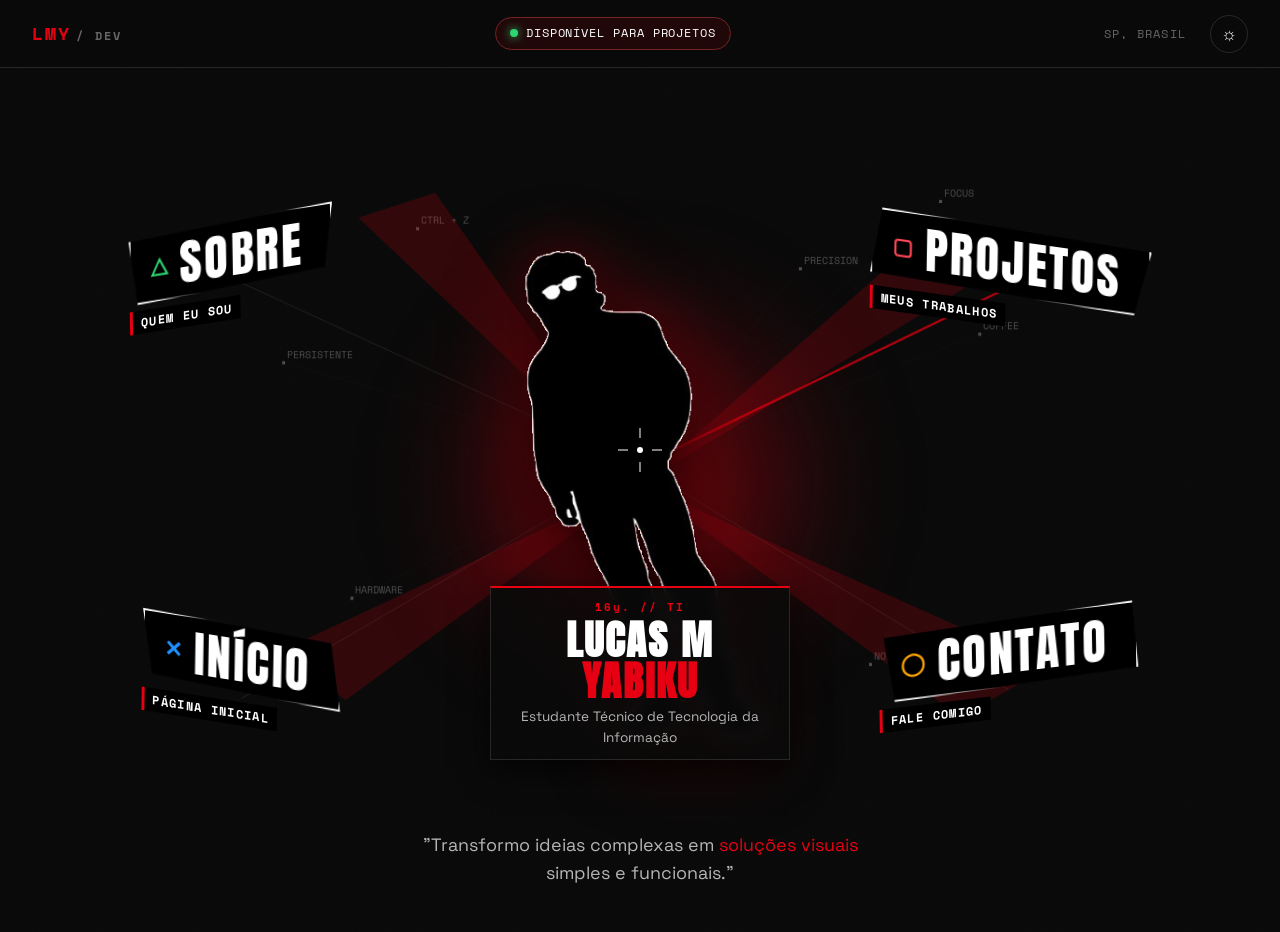
<file: index.html>
<!DOCTYPE html>
<html lang="pt-BR" data-theme="dark">
<head>
    <meta charset="UTF-8">
    <meta name="viewport" content="width=device-width, initial-scale=1.0">
    <title>Lucas M Yabiku | Portfólio & TI</title>
    <meta name="description" content="Portfólio de Lucas M Yabiku - Estudante Técnico de TI no Instituto Educacional Raphael Di Santo. Foco em programação, sistemas e soluções visuais.">

    <!-- Google Fonts: Anton (Persona 5 Titles), Bebas Neue, Space Grotesk (Textos), Space Mono (Etiquetas) e Arsenal -->
    <link rel="preconnect" href="https://fonts.googleapis.com">
    <link rel="preconnect" href="https://fonts.gstatic.com" crossorigin>
    <link href="https://fonts.googleapis.com/css2?family=Anton&family=Bebas+Neue&family=Space+Grotesk:wght@400;500;600;700&family=Space+Mono:ital,wght@0,400;0,700;1,400&family=Arsenal:ital,wght@0,400;0,700;1,400;1,700&display=swap" rel="stylesheet">

    <!-- Folha de estilo única -->
    <link rel="stylesheet" href="style.css">
</head>
<body>

    <!-- Filtro SVG para granulação analógica (Film Grain Texture) -->
    <svg class="global-svg-filters" aria-hidden="true">
        <filter id="film-grain">
            <feTurbulence type="fractalNoise" baseFrequency="0.8" numOctaves="3" stitchTiles="stitch" result="noise" />
            <feColorMatrix type="matrix" values="1 0 0 0 0  0 1 0 0 0  0 0 1 0 0  0 0 0 0.15 0" />
        </filter>
    </svg>

    <!-- Overlay de Textura de Grão e Halftone -->
    <div class="grain-overlay" aria-hidden="true"></div>

    <!-- Faixa vermelha diagonal de transição de tela -->
    <div class="p5-wipe-transition" id="pageWipe" aria-hidden="true">
        <div class="wipe-band"></div>
        <div class="wipe-text">LUCAS M YABIKU</div>
    </div>

    <!-- Cursor personalizado: Mira tracejada -->
    <div class="p5-cursor" id="customCursor" aria-hidden="true">
        <div class="reticle-core"></div>
        <div class="reticle-lines">
            <span class="line-t"></span>
            <span class="line-b"></span>
            <span class="line-l"></span>
            <span class="line-r"></span>
        </div>
        <div class="reticle-text" id="cursorLabel">FOCO</div>
    </div>

    <!-- ==========================================================================
         CABEÇALHO FIXO
         ========================================================================== -->
    <header class="site-header" id="header">
        <div class="header-inner">
            <a href="index.html" class="brand-monogram" data-nav-page="index.html">
                <span class="brand-accent">LMY</span>
                <span class="brand-sub">/ DEV</span>
            </a>

            <div class="status-indicator" title="Status de disponibilidade">
                <span class="status-dot"></span>
                <span class="status-text">DISPONÍVEL PARA PROJETOS</span>
            </div>

            <div class="header-meta">
                <span class="meta-location">SP, BRASIL</span>
                <button type="button" class="theme-toggle" id="themeToggle" aria-label="Alternar modo claro e escuro">
                    <span class="theme-icon theme-sun" aria-hidden="true">☼</span>
                    <span class="theme-icon theme-moon" aria-hidden="true">☽</span>
                </button>
            </div>
        </div>
    </header>

    <!-- ==========================================================================
         CONTEÚDO PRINCIPAL
         ========================================================================== -->
    <main id="content">

        <!-- ======================================================================
             1. SEÇÃO INÍCIO: MENU RADIAL PERSONA 5 + SEUNGHYUK INTERACTION
             ====================================================================== -->
        <section class="section-hero active" id="inicio" data-section-name="INÍCIO">
            <!-- Canvas interativo com as linhas finas e palavras de personalidade flutuantes -->
            <canvas id="p5LinesCanvas" class="hero-lines-canvas"></canvas>

            <div class="hero-stage">
                <!-- Estilhaços pontiagudos de fundo (SVG Polygons) -->
                <svg class="p5-shards-svg" viewBox="0 0 1000 1000" preserveAspectRatio="none" aria-hidden="true">
                    <polygon id="shard-sobre" class="p5-shard" points="500,500 280,180 340,150" />
                    <polygon id="shard-projetos" class="p5-shard" points="500,500 780,240 730,190" />
                    <polygon id="shard-contato" class="p5-shard" points="500,500 820,720 750,780" />
                    <polygon id="shard-inicio" class="p5-shard" points="500,500 220,700 270,760" />
                </svg>

                <!-- Brilho vermelho de combate atrás do personagem -->
                <div class="hero-character-glow" aria-hidden="true"></div>

                <!-- Silhueta Central ("O Personagem") -->
                <div class="hero-character-wrap" id="heroCharacter">
                    <img src="assets/images/hero-silhouette.png" 
                         alt="Silhueta de Lucas M Yabiku" 
                         class="character-silhouette" 
                         id="characterImg">
                    
                    <!-- Placa de Identificação do Personagem -->
                    <div class="character-nameplate">
                        <span class="nameplate-code">16y. // TI</span>
                        <h1 class="character-fullname">
                            LUCAS M <span class="text-red">YABIKU</span>
                        </h1>
                        <p class="character-role">Estudante Técnico de Tecnologia da Informação</p>
                    </div>
                </div>

                <!-- MENU RADIAL ESTILO EDITORIAL ANGULAR -->
                <nav class="p5-radial-menu" aria-label="Menu de Navegação Principal">
                    
                    <!-- ITEM: SOBRE (TOP-LEFT / TRIANGLE) -->
                    <a href="sobre.html" class="p5-menu-item item-sobre" data-nav-page="sobre.html" data-shard="shard-sobre" id="menuItemSobre">
                        <div class="item-banner">
                            <span class="btn-symbol triangle">△</span>
                            <span class="item-title">SOBRE</span>
                        </div>
                        <span class="item-subtitle">Quem eu sou</span>
                    </a>

                    <!-- ITEM: PROJETOS (TOP-RIGHT / SQUARE) -->
                    <a href="projetos.html" class="p5-menu-item item-projetos" data-nav-page="projetos.html" data-shard="shard-projetos" id="menuItemProjetos">
                        <div class="item-banner">
                            <span class="btn-symbol square">▢</span>
                            <span class="item-title">PROJETOS</span>
                        </div>
                        <span class="item-subtitle">Meus trabalhos</span>
                    </a>

                    <!-- ITEM: CONTATO (BOTTOM-RIGHT / CIRCLE) -->
                    <a href="contato.html" class="p5-menu-item item-contato" data-nav-page="contato.html" data-shard="shard-contato" id="menuItemContato">
                        <div class="item-banner">
                            <span class="btn-symbol circle">◯</span>
                            <span class="item-title">CONTATO</span>
                        </div>
                        <span class="item-subtitle">Fale comigo</span>
                    </a>

                    <!-- ITEM: INÍCIO (BOTTOM-LEFT / CROSS) -->
                    <a href="index.html" class="p5-menu-item item-inicio" data-nav-page="index.html" data-shard="shard-inicio" id="menuItemInicio">
                        <div class="item-banner">
                            <span class="btn-symbol cross">✕</span>
                            <span class="item-title">INÍCIO</span>
                        </div>
                        <span class="item-subtitle">Página Inicial</span>
                    </a>

                </nav>

                <!-- Frase de Apresentação Estilizada -->
                <div class="hero-punchline">
                    <p>"Transformo ideias complexas em <span class="text-red">soluções visuais</span> simples e funcionais."</p>
                </div>
            </div>
        </section>

    </main>

    <!-- Script único -->
    <script src="script.js"></script>
</body>
</html>
</file>
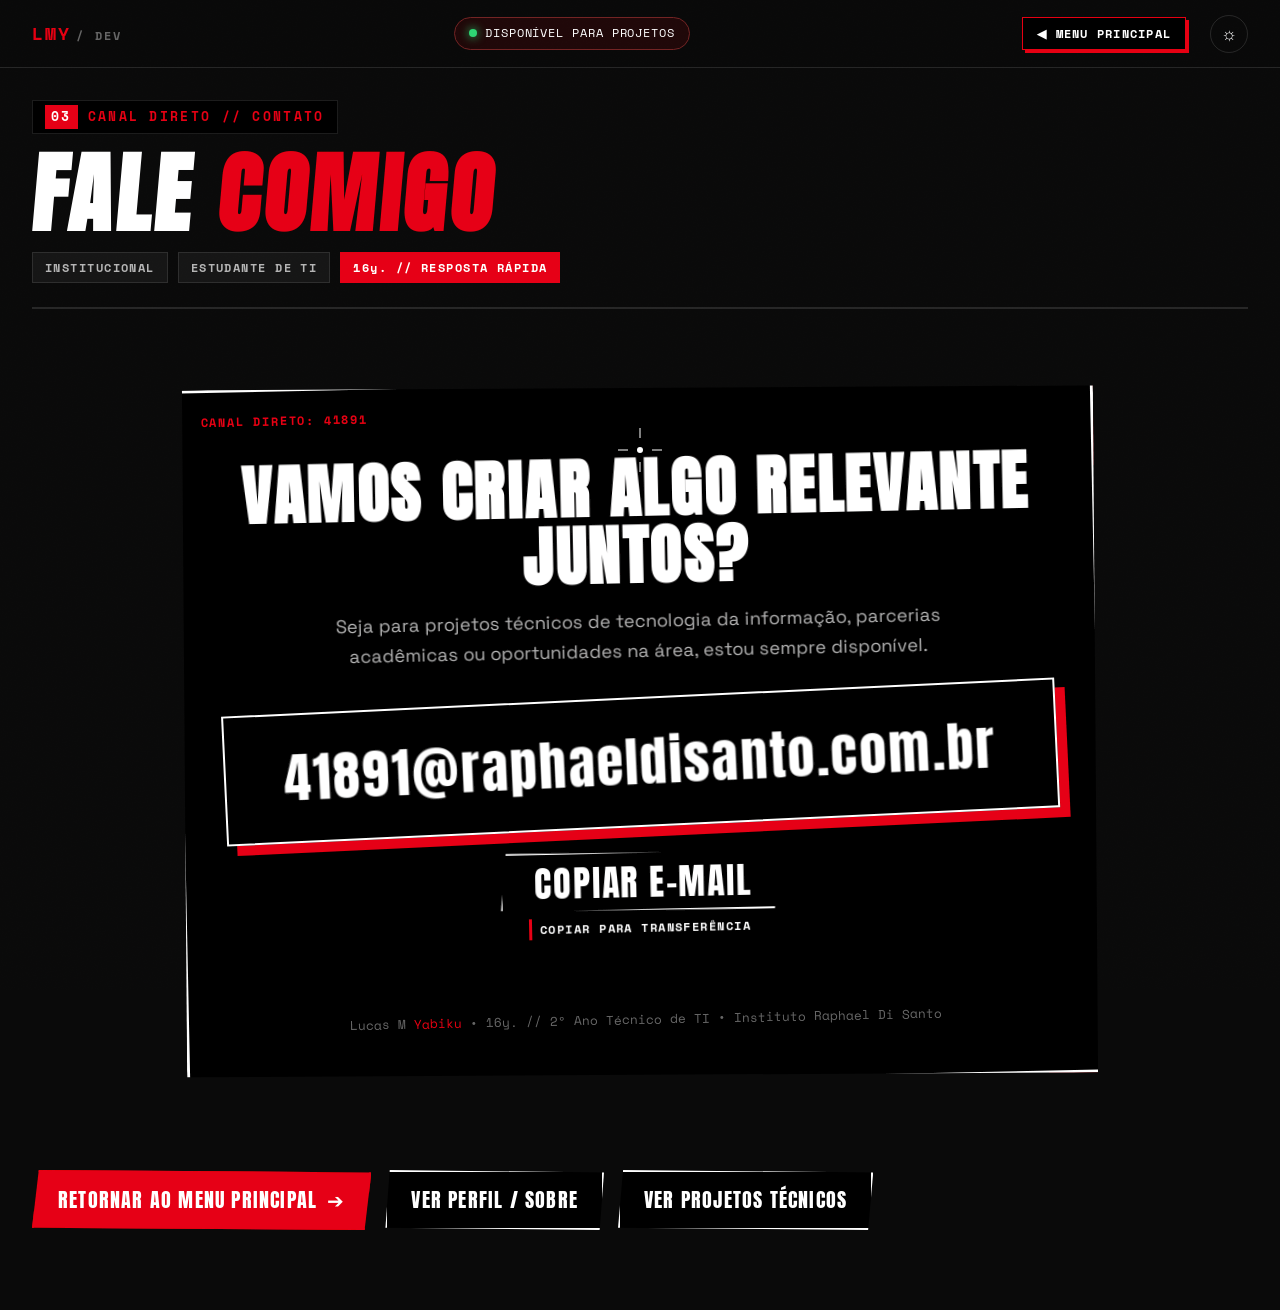
<file: contato.html>
<!DOCTYPE html>
<html lang="pt-BR" data-theme="dark">
<head>
    <meta charset="UTF-8">
    <meta name="viewport" content="width=device-width, initial-scale=1.0">
    <title>Lucas M Yabiku | CONTATO // Comunicação Direta</title>
    <meta name="description" content="Canal de comunicação direta com Lucas M Yabiku - Estudante Técnico de TI no Instituto Raphael Di Santo.">

    <!-- Google Fonts: Anton (P5 Titles), Bebas Neue, Space Grotesk, Space Mono e Arsenal -->
    <link rel="preconnect" href="https://fonts.googleapis.com">
    <link rel="preconnect" href="https://fonts.gstatic.com" crossorigin>
    <link href="https://fonts.googleapis.com/css2?family=Anton&family=Bebas+Neue&family=Space+Grotesk:wght@400;500;600;700&family=Space+Mono:ital,wght@0,400;0,700;1,400&family=Arsenal:ital,wght@0,400;0,700;1,400;1,700&display=swap" rel="stylesheet">

    <!-- Folha de estilo única do portfólio -->
    <link rel="stylesheet" href="style.css">
</head>
<body class="page-subpage">

    <!-- Filtro SVG para textura de filme analógico e Refração Líquida -->
    <svg class="global-svg-filters" aria-hidden="true">
        <filter id="film-grain">
            <feTurbulence type="fractalNoise" baseFrequency="0.8" numOctaves="3" stitchTiles="stitch" result="noise" />
            <feColorMatrix type="matrix" values="1 0 0 0 0  0 1 0 0 0  0 0 1 0 0  0 0 0 0.15 0" />
        </filter>
        <!-- Filtro de Refração e Ondulação Líquida em Tela Cheia (inspirado no Nothin') -->
        <filter id="contact-liquid-filter" x="-20%" y="-20%" width="140%" height="140%">
            <feTurbulence id="liquidTurbulence" type="fractalNoise" baseFrequency="0.016 0.024" numOctaves="2" result="waterNoise" seed="4" />
            <feDisplacementMap id="liquidDisplacement" in="SourceGraphic" in2="waterNoise" scale="0" xChannelSelector="R" yChannelSelector="G" />
        </filter>
    </svg>

    <!-- Canvas de Ondulações Líquidas em Tela Cheia (100vw x 100vh) -->
    <canvas id="contactRainCanvas" class="contact-rain-canvas" aria-hidden="true"></canvas>

    <!-- Overlay de Textura de Grão e Halftone -->
    <div class="grain-overlay" aria-hidden="true"></div>

    <!-- Faixa vermelha diagonal de transição de tela -->
    <div class="p5-wipe-transition" id="pageWipe" aria-hidden="true">
        <div class="wipe-band"></div>
        <div class="wipe-text">LUCAS M YABIKU</div>
    </div>

    <!-- Cursor de mira personalizada -->
    <div class="p5-cursor" id="customCursor" aria-hidden="true">
        <div class="reticle-core"></div>
        <div class="reticle-lines">
            <span class="line-t"></span>
            <span class="line-b"></span>
            <span class="line-l"></span>
            <span class="line-r"></span>
        </div>
        <div class="reticle-text" id="cursorLabel">FOCO</div>
    </div>

    <!-- CABEÇALHO FIXO -->
    <header class="site-header" id="header">
        <div class="header-inner">
            <a href="index.html" class="brand-monogram" data-nav-page="index.html">
                <span class="brand-accent">LMY</span>
                <span class="brand-sub">/ DEV</span>
            </a>

            <div class="status-indicator" title="Status de disponibilidade">
                <span class="status-dot"></span>
                <span class="status-text">DISPONÍVEL PARA PROJETOS</span>
            </div>

            <div class="header-meta">
                <a href="index.html" class="nav-back-link" data-nav-page="index.html">◀ MENU PRINCIPAL</a>
                <button type="button" class="theme-toggle" id="themeToggle" aria-label="Alternar modo claro e escuro">
                    <span class="theme-icon theme-sun" aria-hidden="true">☼</span>
                    <span class="theme-icon theme-moon" aria-hidden="true">☽</span>
                </button>
            </div>
        </div>
    </header>

    <!-- CONTEÚDO DA PÁGINA: CONTATO (com Refração Líquida em Tela Cheia) -->
    <main class="subpage-main">
        <div class="subpage-container liquid-fullscreen-target" id="contactLiquidContent">

            <!-- Banner do Título em Ângulo -->
            <div class="p5-page-title-banner">
                <div class="title-meta-tag">
                    <span class="tag-number">03</span>
                    <span class="tag-label">CANAL DIRETO // CONTATO</span>
                </div>
                <h1 class="p5-page-title">
                    FALE <span class="text-red">COMIGO</span>
                </h1>
                <div class="p5-badge-strip">
                    <span class="badge-item">INSTITUCIONAL</span>
                    <span class="badge-item">ESTUDANTE DE TI</span>
                    <span class="badge-item highlight">16y. // RESPOSTA RÁPIDA</span>
                </div>
            </div>

            <!-- Palco Central do Cartão de Contato -->
            <div class="p5-calling-card-stage">
                
                <div class="calling-card-box" id="callingCardBox">
                    <!-- Brilho vermelho ambiente responsivo à perturbação líquida -->
                    <div class="card-liquid-ambient" id="cardLiquidAmbient" aria-hidden="true"></div>

                    <div class="card-corner-tag">CANAL DIRETO: 41891</div>
                    <h2 class="card-prompt-headline">VAMOS CRIAR ALGO RELEVANTE JUNTOS?</h2>
                    
                    <p class="card-prompt-sub">
                        Seja para projetos técnicos de tecnologia da informação, parcerias acadêmicas ou oportunidades na área, estou sempre disponível.
                    </p>

                    <!-- E-mail Centralizado com Visual Persona 5 e Distorção Líquida -->
                    <div class="email-display-wrap" id="emailDisplayWrap">
                        <a href="mailto:41891@raphaeldisanto.com.br" class="huge-email-link" id="emailLink" title="Enviar e-mail para Lucas">
                            41891@raphaeldisanto.com.br
                        </a>
                    </div>

                    <!-- Botão de Cópia sem círculo, sem brilho difuso, estilo Persona 5 -->
                    <div class="contact-actions">
                        <button type="button" class="copy-email-btn" id="copyEmailBtn" aria-label="Copiar endereço de e-mail">
                            <span class="copy-banner">
                                <span class="copy-label">COPIAR E-MAIL</span>
                            </span>
                            <span class="copy-subtitle">Copiar para transferência</span>
                        </button>
                        <span class="copy-feedback" id="copyFeedback" aria-live="polite"></span>
                    </div>

                    <div class="calling-card-footer">
                        <span>Lucas M <span class="text-red">Yabiku</span></span>
                        <span>•</span>
                        <span>16y. // 2º Ano Técnico de TI</span>
                        <span>•</span>
                        <span>Instituto Raphael Di Santo</span>
                    </div>
                </div>

            </div>

            <!-- Botões de Navegação Inferiores -->
            <div class="p5-page-actions" style="margin-top: 3.5rem;">
                <a href="index.html" class="p5-cta-btn primary" data-nav-page="index.html">
                    <span class="btn-text">RETORNAR AO MENU PRINCIPAL</span>
                    <span class="btn-arrow">➔</span>
                </a>
                <a href="sobre.html" class="p5-cta-btn" data-nav-page="sobre.html">
                    <span class="btn-text">VER PERFIL / SOBRE</span>
                </a>
                <a href="projetos.html" class="p5-cta-btn" data-nav-page="projetos.html">
                    <span class="btn-text">VER PROJETOS TÉCNICOS</span>
                </a>
            </div>

        </div>
    </main>

    <!-- Script único -->
    <script src="script.js"></script>
</body>
</html>
</file>
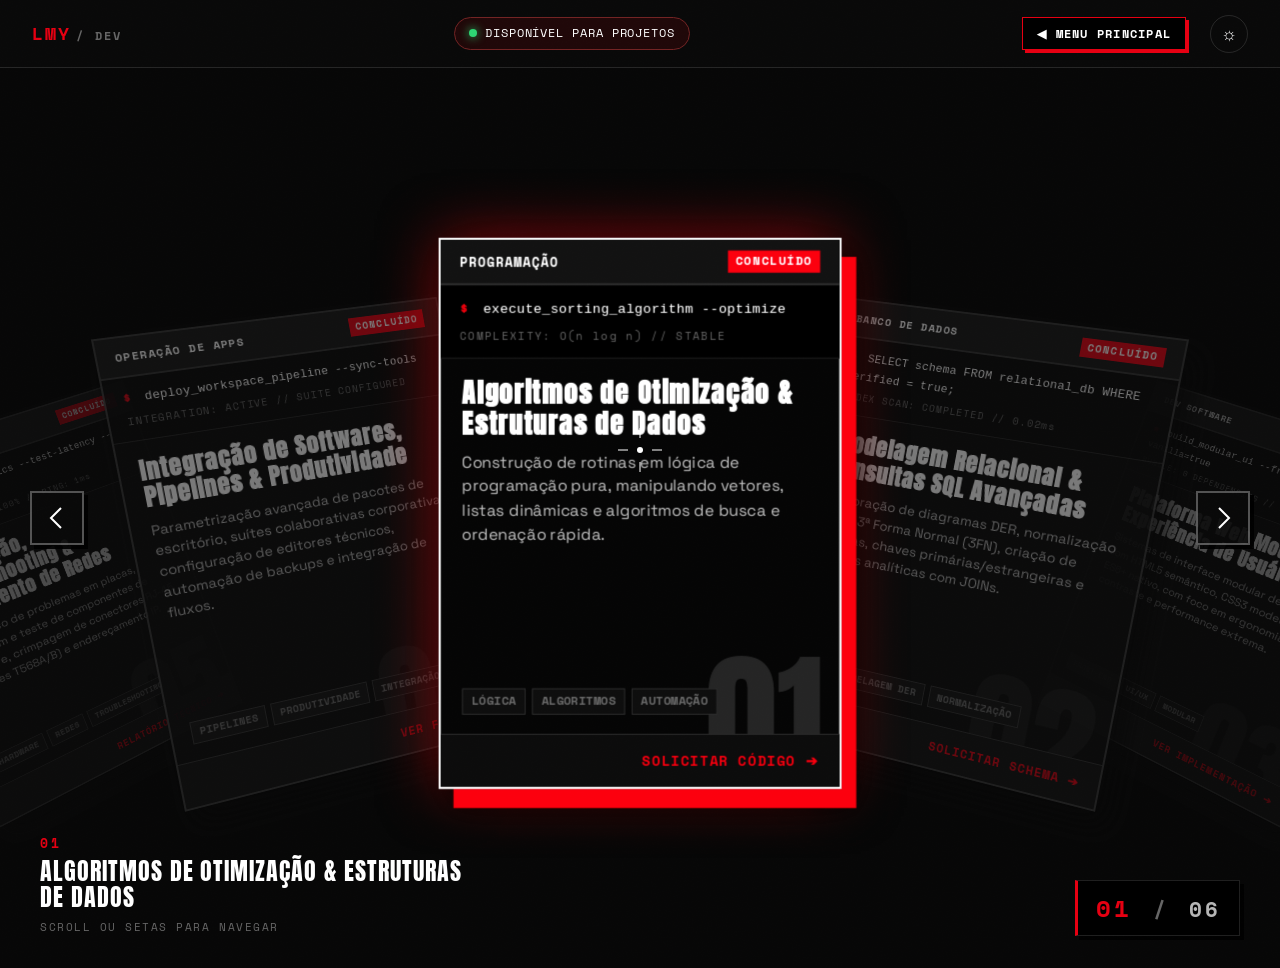
<file: projetos.html>
<!DOCTYPE html>
<html lang="pt-BR" data-theme="dark">
<head>
    <meta charset="UTF-8">
    <meta name="viewport" content="width=device-width, initial-scale=1.0">
    <title>Lucas M Yabiku | PROJETOS // Trabalhos Práticos</title>
    <meta name="description" content="Projetos desenvolvidos por Lucas M Yabiku para as disciplinas de Tecnologia da Informação do Instituto Raphael Di Santo.">

    <!-- Google Fonts: Anton (P5 Titles), Bebas Neue, Space Grotesk, Space Mono e Arsenal -->
    <link rel="preconnect" href="https://fonts.googleapis.com">
    <link rel="preconnect" href="https://fonts.gstatic.com" crossorigin>
    <link href="https://fonts.googleapis.com/css2?family=Anton&family=Bebas+Neue&family=Space+Grotesk:wght@400;500;600;700&family=Space+Mono:ital,wght@0,400;0,700;1,400&family=Arsenal:ital,wght@0,400;0,700;1,400;1,700&display=swap" rel="stylesheet">

    <!-- Folha de estilo única do portfólio -->
    <link rel="stylesheet" href="style.css">
</head>
<body class="page-subpage page-projetos">

    <!-- Filtro SVG para textura de filme analógico -->
    <svg class="global-svg-filters" aria-hidden="true">
        <filter id="film-grain">
            <feTurbulence type="fractalNoise" baseFrequency="0.8" numOctaves="3" stitchTiles="stitch" result="noise" />
            <feColorMatrix type="matrix" values="1 0 0 0 0  0 1 0 0 0  0 0 1 0 0  0 0 0 0.15 0" />
        </filter>
    </svg>

    <!-- Overlay de Textura de Grão e Halftone -->
    <div class="grain-overlay" aria-hidden="true"></div>

    <!-- Faixa vermelha diagonal de transição de tela -->
    <div class="p5-wipe-transition" id="pageWipe" aria-hidden="true">
        <div class="wipe-band"></div>
        <div class="wipe-text">LUCAS M YABIKU</div>
    </div>

    <!-- Cursor de mira personalizada -->
    <div class="p5-cursor" id="customCursor" aria-hidden="true">
        <div class="reticle-core"></div>
        <div class="reticle-lines">
            <span class="line-t"></span>
            <span class="line-b"></span>
            <span class="line-l"></span>
            <span class="line-r"></span>
        </div>
        <div class="reticle-text" id="cursorLabel">FOCO</div>
    </div>

    <!-- CABEÇALHO FIXO -->
    <header class="site-header" id="header">
        <div class="header-inner">
            <a href="index.html" class="brand-monogram" data-nav-page="index.html">
                <span class="brand-accent">LMY</span>
                <span class="brand-sub">/ DEV</span>
            </a>

            <div class="status-indicator" title="Status de disponibilidade">
                <span class="status-dot"></span>
                <span class="status-text">DISPONÍVEL PARA PROJETOS</span>
            </div>

            <div class="header-meta">
                <a href="index.html" class="nav-back-link" data-nav-page="index.html">◀ MENU PRINCIPAL</a>
                <button type="button" class="theme-toggle" id="themeToggle" aria-label="Alternar modo claro e escuro">
                    <span class="theme-icon theme-sun" aria-hidden="true">☼</span>
                    <span class="theme-icon theme-moon" aria-hidden="true">☽</span>
                </button>
            </div>
        </div>
    </header>

    <!-- CONTEÚDO DA PÁGINA: PROJETOS (RODA CIRCULAR DE CARTAS 3D) -->
    <main class="subpage-main card-wheel-main">

        <div class="card-wheel-stage">

            <!-- Rotor 3D que gira com as cartas -->
            <div class="card-wheel-rotor" id="cardWheelRotor">

                <!-- PROJETO 01: PROGRAMAÇÃO -->
                <article class="wheel-card" data-card-index="0">
                    <div class="card-face">
                        <span class="card-number">01</span>
                        <div class="card-category-strip">
                            <span class="strip-category">PROGRAMAÇÃO</span>
                            <span class="strip-status">CONCLUÍDO</span>
                        </div>
                        <div class="card-terminal">
                            <div class="terminal-mock">
                                <span class="terminal-prompt">$</span> <code>execute_sorting_algorithm --optimize</code>
                                <div class="terminal-sub">COMPLEXITY: O(n log n) // STABLE</div>
                            </div>
                        </div>
                        <div class="card-body">
                            <h2 class="card-title">Algoritmos de Otimização &amp; Estruturas de Dados</h2>
                            <p class="card-desc">Construção de rotinas em lógica de programação pura, manipulando vetores, listas dinâmicas e algoritmos de busca e ordenação rápida.</p>
                            <div class="card-tags">
                                <span class="mini-tag">LÓGICA</span>
                                <span class="mini-tag">ALGORITMOS</span>
                                <span class="mini-tag">AUTOMAÇÃO</span>
                            </div>
                        </div>
                        <div class="card-action">
                            <a href="contato.html" class="card-link" data-nav-page="contato.html">SOLICITAR CÓDIGO ➔</a>
                        </div>
                    </div>
                </article>

                <!-- PROJETO 02: BANCO DE DADOS -->
                <article class="wheel-card" data-card-index="1">
                    <div class="card-face">
                        <span class="card-number">02</span>
                        <div class="card-category-strip">
                            <span class="strip-category">BANCO DE DADOS</span>
                            <span class="strip-status">CONCLUÍDO</span>
                        </div>
                        <div class="card-terminal">
                            <div class="terminal-mock">
                                <span class="terminal-prompt">&gt;</span> <code>SELECT schema FROM relational_db WHERE verified = true;</code>
                                <div class="terminal-sub">INDEX SCAN: COMPLETED // 0.02ms</div>
                            </div>
                        </div>
                        <div class="card-body">
                            <h2 class="card-title">Modelagem Relacional &amp; Consultas SQL Avançadas</h2>
                            <p class="card-desc">Elaboração de diagramas DER, normalização até a 3ª Forma Normal (3FN), criação de tabelas, chaves primárias/estrangeiras e queries analíticas com JOINs.</p>
                            <div class="card-tags">
                                <span class="mini-tag">SQL</span>
                                <span class="mini-tag">MODELAGEM DER</span>
                                <span class="mini-tag">NORMALIZAÇÃO</span>
                            </div>
                        </div>
                        <div class="card-action">
                            <a href="contato.html" class="card-link" data-nav-page="contato.html">SOLICITAR SCHEMA ➔</a>
                        </div>
                    </div>
                </article>

                <!-- PROJETO 03: DEV SOFTWARE -->
                <article class="wheel-card" data-card-index="2">
                    <div class="card-face">
                        <span class="card-number">03</span>
                        <div class="card-category-strip">
                            <span class="strip-category">DEV SOFTWARE</span>
                            <span class="strip-status">CONCLUÍDO</span>
                        </div>
                        <div class="card-terminal">
                            <div class="terminal-mock">
                                <span class="terminal-prompt">#</span> <code>build_modular_ui --framework=none --vanilla=true</code>
                                <div class="terminal-sub">BUNDLE: 0 DEPENDENCIES // 100% LIGHTHOUSE</div>
                            </div>
                        </div>
                        <div class="card-body">
                            <h2 class="card-title">Plataforma Web Modular &amp; Experiência de Usuário</h2>
                            <p class="card-desc">Sistemas de interface modular desenvolvidos com HTML5 semântico, CSS3 moderno e JS ES6+ nativo, com foco em ergonomia, contraste e performance extrema.</p>
                            <div class="card-tags">
                                <span class="mini-tag">FRONT-END</span>
                                <span class="mini-tag">UI/UX</span>
                                <span class="mini-tag">MODULAR</span>
                            </div>
                        </div>
                        <div class="card-action">
                            <a href="contato.html" class="card-link" data-nav-page="contato.html">VER IMPLEMENTAÇÃO ➔</a>
                        </div>
                    </div>
                </article>

                <!-- PROJETO 04: SISTEMAS OPERACIONAIS -->
                <article class="wheel-card" data-card-index="3">
                    <div class="card-face">
                        <span class="card-number">04</span>
                        <div class="card-category-strip">
                            <span class="strip-category">SISTEMAS OPERACIONAIS</span>
                            <span class="strip-status">CONCLUÍDO</span>
                        </div>
                        <div class="card-terminal">
                            <div class="terminal-mock">
                                <span class="terminal-prompt">$</span> <code>systemctl status core_services --all</code>
                                <div class="terminal-sub">KERNEL: OPTIMIZED // PERMISSIONS: SECURE</div>
                            </div>
                        </div>
                        <div class="card-body">
                            <h2 class="card-title">Configuração de Ambientes, Kernel &amp; Shell Script</h2>
                            <p class="card-desc">Particionamento de disco, gestão de processos e memória, configuração de variáveis de ambiente, automações em batch/bash e virtualização de sistemas operacionais.</p>
                            <div class="card-tags">
                                <span class="mini-tag">LINUX / WINDOWS</span>
                                <span class="mini-tag">BASH SCRIPT</span>
                                <span class="mini-tag">VIRTUALIZAÇÃO</span>
                            </div>
                        </div>
                        <div class="card-action">
                            <a href="contato.html" class="card-link" data-nav-page="contato.html">VER SCRIPTS ➔</a>
                        </div>
                    </div>
                </article>

                <!-- PROJETO 05: SUPORTE TÉCNICO -->
                <article class="wheel-card" data-card-index="4">
                    <div class="card-face">
                        <span class="card-number">05</span>
                        <div class="card-category-strip">
                            <span class="strip-category">SUPORTE TÉCNICO</span>
                            <span class="strip-status">CONCLUÍDO</span>
                        </div>
                        <div class="card-terminal">
                            <div class="terminal-mock">
                                <span class="terminal-prompt">&gt;</span> <code>network_diagnostics --test-latency --gateway=ok</code>
                                <div class="terminal-sub">HARDWARE HEALTH: 100% // PING: 1ms</div>
                            </div>
                        </div>
                        <div class="card-body">
                            <h2 class="card-title">Manutenção, Troubleshooting &amp; Cabeamento de Redes</h2>
                            <p class="card-desc">Diagnóstico de problemas em placas, montagem e teste de componentes de hardware, crimpagem de conectores RJ-45 (Padrões T568A/B) e endereçamento IP.</p>
                            <div class="card-tags">
                                <span class="mini-tag">HARDWARE</span>
                                <span class="mini-tag">REDES</span>
                                <span class="mini-tag">TROUBLESHOOTING</span>
                            </div>
                        </div>
                        <div class="card-action">
                            <a href="contato.html" class="card-link" data-nav-page="contato.html">RELATÓRIO TÉCNICO ➔</a>
                        </div>
                    </div>
                </article>

                <!-- PROJETO 06: OPERAÇÃO DE APPS -->
                <article class="wheel-card" data-card-index="5">
                    <div class="card-face">
                        <span class="card-number">06</span>
                        <div class="card-category-strip">
                            <span class="strip-category">OPERAÇÃO DE APPS</span>
                            <span class="strip-status">CONCLUÍDO</span>
                        </div>
                        <div class="card-terminal">
                            <div class="terminal-mock">
                                <span class="terminal-prompt">$</span> <code>deploy_workspace_pipeline --sync-tools</code>
                                <div class="terminal-sub">INTEGRATION: ACTIVE // SUITE CONFIGURED</div>
                            </div>
                        </div>
                        <div class="card-body">
                            <h2 class="card-title">Integração de Softwares, Pipelines &amp; Produtividade</h2>
                            <p class="card-desc">Parametrização avançada de pacotes de escritório, suítes colaborativas corporativas, configuração de editores técnicos, automação de backups e integração de fluxos.</p>
                            <div class="card-tags">
                                <span class="mini-tag">PIPELINES</span>
                                <span class="mini-tag">PRODUTIVIDADE</span>
                                <span class="mini-tag">INTEGRAÇÃO</span>
                            </div>
                        </div>
                        <div class="card-action">
                            <a href="contato.html" class="card-link" data-nav-page="contato.html">VER FLUXOS ➔</a>
                        </div>
                    </div>
                </article>

            </div><!-- /.card-wheel-rotor -->

            <!-- Painel de informações do card ativo -->
            <div class="wheel-info-panel" id="wheelInfoPanel">
                <span class="info-panel-number" id="infoPanelNumber">01</span>
                <span class="info-panel-title" id="infoPanelTitle">Algoritmos de Otimização &amp; Estruturas de Dados</span>
                <span class="info-panel-hint">SCROLL OU SETAS PARA NAVEGAR</span>
            </div>

            <!-- Setas de navegação -->
            <button type="button" class="wheel-nav-prev" id="wheelNavPrev" aria-label="Projeto anterior">
                <svg width="28" height="28" viewBox="0 0 28 28" fill="none" stroke="currentColor" stroke-width="2">
                    <polyline points="18,4 8,14 18,24"></polyline>
                </svg>
            </button>
            <button type="button" class="wheel-nav-next" id="wheelNavNext" aria-label="Próximo projeto">
                <svg width="28" height="28" viewBox="0 0 28 28" fill="none" stroke="currentColor" stroke-width="2">
                    <polyline points="10,4 20,14 10,24"></polyline>
                </svg>
            </button>

            <!-- Contador de posição -->
            <div class="wheel-counter" id="wheelCounter">
                <span class="counter-current">01</span>
                <span class="counter-sep">/</span>
                <span class="counter-total">06</span>
            </div>

        </div><!-- /.card-wheel-stage -->

    </main>

    <!-- Script único -->
    <script src="script.js"></script>
</body>
</html>
</file>
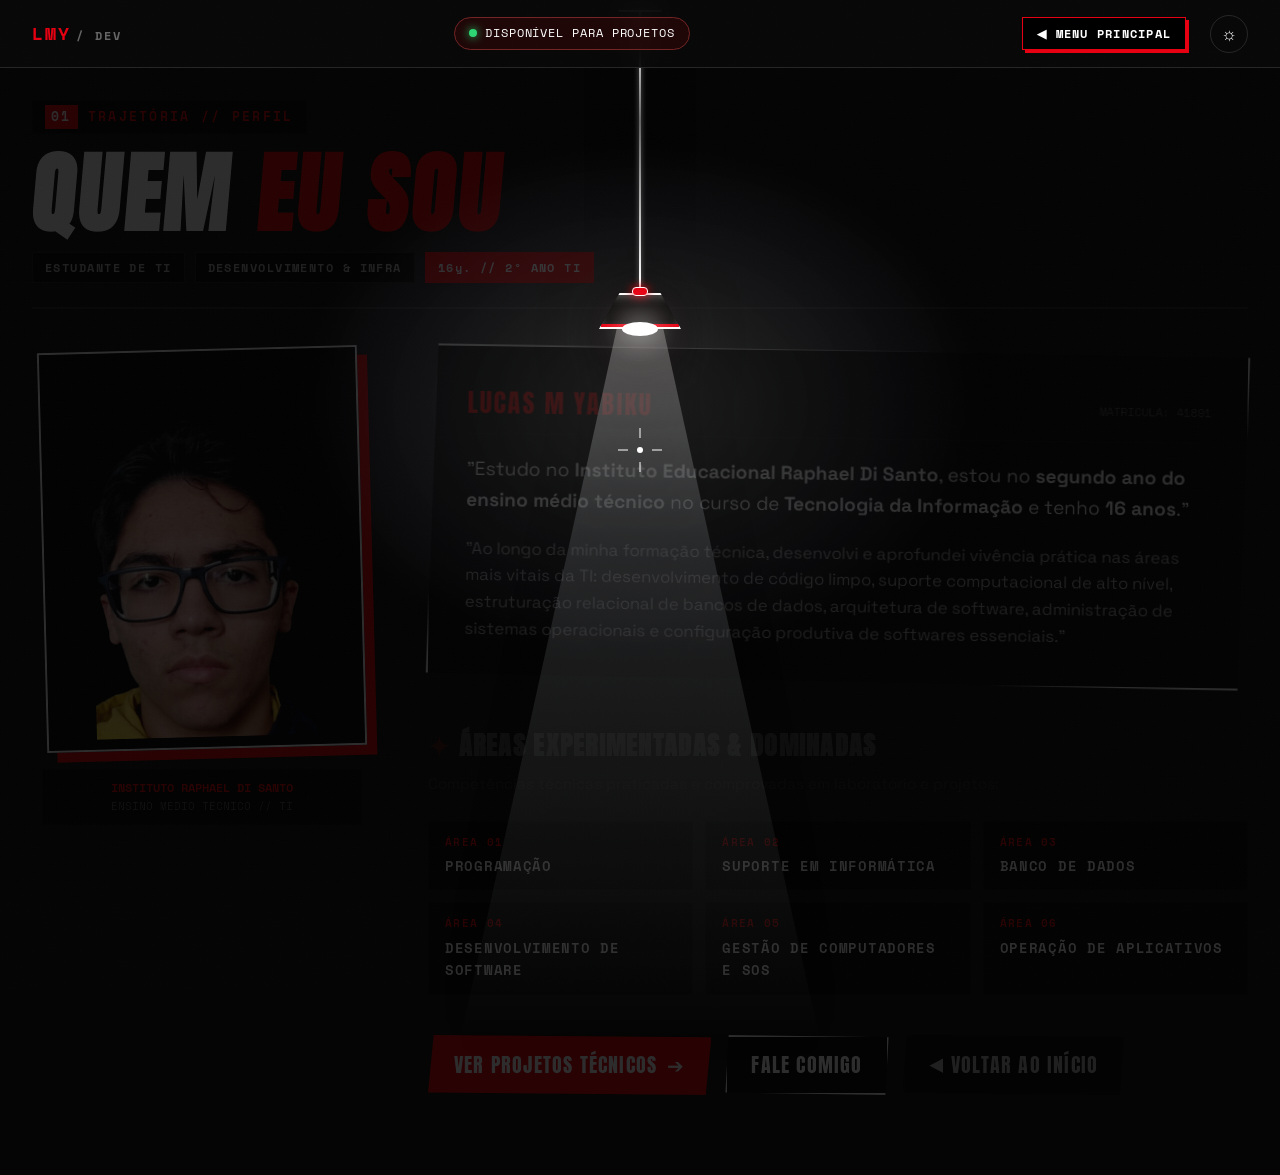
<file: sobre.html>
<!DOCTYPE html>
<html lang="pt-BR" data-theme="dark">
<head>
    <meta charset="UTF-8">
    <meta name="viewport" content="width=device-width, initial-scale=1.0">
    <title>Lucas M Yabiku | SOBRE // Trajetória & Perfil</title>
    <meta name="description" content="Perfil técnico e trajetória de Lucas M Yabiku - Estudante Técnico de TI no Instituto Educacional Raphael Di Santo.">

    <!-- Google Fonts: Anton (P5 Titles), Bebas Neue, Space Grotesk, Space Mono e Arsenal -->
    <link rel="preconnect" href="https://fonts.googleapis.com">
    <link rel="preconnect" href="https://fonts.gstatic.com" crossorigin>
    <link href="https://fonts.googleapis.com/css2?family=Anton&family=Bebas+Neue&family=Space+Grotesk:wght@400;500;600;700&family=Space+Mono:ital,wght@0,400;0,700;1,400&family=Arsenal:ital,wght@0,400;0,700;1,400;1,700&display=swap" rel="stylesheet">

    <!-- Folha de estilo única do portfólio -->
    <link rel="stylesheet" href="style.css">
</head>
<body class="page-subpage page-sobre">

    <!-- Filtro SVG para textura de filme analógico -->
    <svg class="global-svg-filters" aria-hidden="true">
        <filter id="film-grain">
            <feTurbulence type="fractalNoise" baseFrequency="0.8" numOctaves="3" stitchTiles="stitch" result="noise" />
            <feColorMatrix type="matrix" values="1 0 0 0 0  0 1 0 0 0  0 0 1 0 0  0 0 0 0.15 0" />
        </filter>
    </svg>

    <!-- Overlay de Textura de Grão e Halftone -->
    <div class="grain-overlay" aria-hidden="true"></div>

    <!-- Faixa vermelha diagonal de transição de tela -->
    <div class="p5-wipe-transition" id="pageWipe" aria-hidden="true">
        <div class="wipe-band"></div>
        <div class="wipe-text">LUCAS M YABIKU</div>
    </div>

    <!-- Cursor de mira personalizada -->
    <div class="p5-cursor" id="customCursor" aria-hidden="true">
        <div class="reticle-core"></div>
        <div class="reticle-lines">
            <span class="line-t"></span>
            <span class="line-b"></span>
            <span class="line-l"></span>
            <span class="line-r"></span>
        </div>
        <div class="reticle-text" id="cursorLabel">FOCO</div>
    </div>

    <!-- CABEÇALHO FIXO -->
    <header class="site-header" id="header">
        <div class="header-inner">
            <a href="index.html" class="brand-monogram" data-nav-page="index.html">
                <span class="brand-accent">LMY</span>
                <span class="brand-sub">/ DEV</span>
            </a>

            <div class="status-indicator" title="Status de disponibilidade">
                <span class="status-dot"></span>
                <span class="status-text">DISPONÍVEL PARA PROJETOS</span>
            </div>

            <div class="header-meta">
                <a href="index.html" class="nav-back-link" data-nav-page="index.html">◀ MENU PRINCIPAL</a>
                <button type="button" class="theme-toggle" id="themeToggle" aria-label="Alternar modo claro e escuro">
                    <span class="theme-icon theme-sun" aria-hidden="true">☼</span>
                    <span class="theme-icon theme-moon" aria-hidden="true">☽</span>
                </button>
            </div>
        </div>
    </header>

    <!-- CONTEÚDO DA PÁGINA: STATUS / SOBRE -->
    <main class="subpage-main" id="sobreMain">

        <!-- SISTEMA DE ILUMINAÇÃO SPOTLIGHT CINEMATOGRÁFICO -->
        <!-- Luminária suspensa (renderizada NA FRENTE do conteúdo, z-index próprio) -->
        <div class="spotlight-lamp-fixture" id="spotlightLamp" aria-hidden="true">
            <div class="lamp-mount"></div>
            <div class="lamp-wire"></div>
            <div class="lamp-head" id="spotlightLampHead">
                <div class="lamp-pivot-ring"></div>
                <div class="lamp-hood"></div>
                <div class="lamp-lens"></div>
                <div class="lamp-volumetric-beam"></div>
            </div>
        </div>
        <!-- Campo de penumbra suave (renderizado ATRÁS do conteúdo) -->
        <div class="spotlight-stage" id="spotlightStage" aria-hidden="true">
            <div class="spotlight-light-field" id="spotlightLightField"></div>
        </div>

        <div class="subpage-container">

            <!-- Banner do Título em Ângulo -->
            <div class="p5-page-title-banner" data-spotlight-target tabindex="0">
                <div class="title-meta-tag">
                    <span class="tag-number">01</span>
                    <span class="tag-label">TRAJETÓRIA // PERFIL</span>
                </div>
                <h1 class="p5-page-title">
                    QUEM <span class="text-red">EU SOU</span>
                </h1>
                <div class="p5-badge-strip">
                    <span class="badge-item">ESTUDANTE DE TI</span>
                    <span class="badge-item">DESENVOLVIMENTO & INFRA</span>
                    <span class="badge-item highlight">16y. // 2º ANO TI</span>
                </div>
            </div>

            <!-- Grid do Perfil Técnico -->
            <div class="p5-status-grid">
                
                <!-- Coluna Esquerda: Retrato -->
                <div class="status-col-profile">
                    <div class="p5-portrait-card" data-spotlight-target tabindex="0">
                        <div class="p5-portrait-frame">
                            <img src="assets/images/lucas-portrait.png" alt="Retrato de Lucas M Yabiku" class="p5-portrait-img">
                        </div>
                        <div class="p5-portrait-tag">
                            <span class="tag-title">INSTITUTO RAPHAEL DI SANTO</span>
                            <span class="tag-sub">ENSINO MÉDIO TÉCNICO // TI</span>
                        </div>
                    </div>
                </div>

                <!-- Coluna Direita: Biografia e Habilidades -->
                <div class="status-col-bio">
                    
                    <!-- Caixa de Diálogo Estilizada -->
                    <div class="p5-dialog-box" data-spotlight-target tabindex="0">
                        <div class="dialog-header">
                            <span class="dialog-speaker">LUCAS M YABIKU</span>
                            <span class="dialog-code">MATRÍCULA: 41891</span>
                        </div>
                        <p class="dialog-text">
                            "Estudo no <strong>Instituto Educacional Raphael Di Santo</strong>, estou no <strong>segundo ano do ensino médio técnico</strong> no curso de <strong>Tecnologia da Informação</strong> e tenho <strong>16 anos</strong>."
                        </p>
                        <p class="dialog-text secondary-text">
                            "Ao longo da minha formação técnica, desenvolvi e aprofundei vivência prática nas áreas mais vitais da TI: desenvolvimento de código limpo, suporte computacional de alto nível, estruturação relacional de bancos de dados, arquitetura de software, administração de sistemas operacionais e configuração produtiva de softwares essenciais."
                        </p>
                    </div>

                    <!-- Bloco de Disciplinas -->
                    <div class="p5-skills-section">
                        <h3 class="skills-section-title">
                            <span class="text-red">✦</span> ÁREAS EXPERIMENTADAS & DOMINADAS
                        </h3>
                        <p class="skills-section-desc">
                            Competências técnicas praticadas e comprovadas em laboratório e projetos:
                        </p>

                        <div class="p5-equipped-chips">
                            <div class="p5-chip-card" data-spotlight-target tabindex="0">
                                <span class="chip-slot">ÁREA 01</span>
                                <span class="chip-name">PROGRAMAÇÃO</span>
                            </div>
                            <div class="p5-chip-card" data-spotlight-target tabindex="0">
                                <span class="chip-slot">ÁREA 02</span>
                                <span class="chip-name">SUPORTE EM INFORMÁTICA</span>
                            </div>
                            <div class="p5-chip-card" data-spotlight-target tabindex="0">
                                <span class="chip-slot">ÁREA 03</span>
                                <span class="chip-name">BANCO DE DADOS</span>
                            </div>
                            <div class="p5-chip-card" data-spotlight-target tabindex="0">
                                <span class="chip-slot">ÁREA 04</span>
                                <span class="chip-name">DESENVOLVIMENTO DE SOFTWARE</span>
                            </div>
                            <div class="p5-chip-card" data-spotlight-target tabindex="0">
                                <span class="chip-slot">ÁREA 05</span>
                                <span class="chip-name">GESTÃO DE COMPUTADORES E SOS</span>
                            </div>
                            <div class="p5-chip-card" data-spotlight-target tabindex="0">
                                <span class="chip-slot">ÁREA 06</span>
                                <span class="chip-name">OPERAÇÃO DE APLICATIVOS</span>
                            </div>
                        </div>
                    </div>

                    <!-- Botões de Ação Persona 5 -->
                    <div class="p5-page-actions">
                        <a href="projetos.html" class="p5-cta-btn primary" data-nav-page="projetos.html" data-spotlight-target>
                            <span class="btn-text">VER PROJETOS TÉCNICOS</span>
                            <span class="btn-arrow">➔</span>
                        </a>
                        <a href="contato.html" class="p5-cta-btn" data-nav-page="contato.html" data-spotlight-target>
                            <span class="btn-text">FALE COMIGO</span>
                        </a>
                        <a href="index.html" class="p5-cta-btn return-btn" data-nav-page="index.html" data-spotlight-target>
                            <span class="btn-text">◀ VOLTAR AO INÍCIO</span>
                        </a>
                    </div>

                </div>

            </div>

        </div>
    </main>

    <!-- Script único -->
    <script src="script.js"></script>
</body>
</html>
</file>
<file: style.css>
/* ==========================================================================
   PORTFÓLIO - LUCAS M YABIKU
   FUSÃO: PERSONA 5 (BATTLE MENU & HUD) + SEUNGHYUK.COM (EDITORIAL & SPOTLIGHT)
   Cores: Preto (#0a0a0a), Branco (#ffffff), Vermelho (#E60012 / #d92323)
   ========================================================================== */

/* 1. VARIÁVEIS DE DESIGN & PALETA OFICIAL */
:root {
    --color-bg: #0a0a0a;
    --color-surface: #121212;
    --color-surface-hover: #1c1c1c;
    --color-surface-translucent: rgba(10, 10, 10, 0.88);
    
    --color-red: #E60012;
    --color-red-rgb: 230, 0, 18;
    --color-red-dark: #732424;
    --color-red-glow: rgba(230, 0, 18, 0.55);
    
    --color-text: #ffffff;
    --color-text-secondary: #b5b5b5;
    --color-text-muted: #666666;
    
    --color-border: rgba(255, 255, 255, 0.12);
    --color-border-red: rgba(230, 0, 18, 0.45);

    --font-p5: 'Anton', 'Bebas Neue', Impact, sans-serif;
    --font-heading: 'Bebas Neue', 'Anton', sans-serif;
    --font-body: 'Space Grotesk', 'Arsenal', sans-serif;
    --font-mono: 'Space Mono', monospace;

    --header-height: 68px;
    --footer-height: 0px;
    --container-max: 1380px;

    --ease-out: cubic-bezier(0.16, 1, 0.3, 1);
    --ease-p5: cubic-bezier(0.2, 0.9, 0.3, 1.3);
}

/* Modo Claro (Alternado via botão ASSIST / S) */
[data-theme="light"] {
    --color-bg: #eceae5;
    --color-surface: #ffffff;
    --color-surface-hover: #e0ded9;
    --color-surface-translucent: rgba(240, 238, 233, 0.9);

    --color-text: #0a0a0a;
    --color-text-secondary: #4a4a4a;
    --color-text-muted: #777777;

    --color-border: rgba(0, 0, 0, 0.15);
    --color-border-red: rgba(230, 0, 18, 0.5);
    --color-red-glow: rgba(230, 0, 18, 0.3);
}

/* 2. RESET E BASE */
*, *::before, *::after {
    box-sizing: border-box;
    margin: 0;
    padding: 0;
}

html {
    font-size: 16px;
    scroll-behavior: smooth;
    background-color: var(--color-bg);
    color: var(--color-text);
    -webkit-font-smoothing: antialiased;
}

body {
    font-family: var(--font-body);
    font-size: 1.05rem;
    line-height: 1.6;
    background-color: var(--color-bg);
    color: var(--color-text);
    overflow-x: hidden;
    min-height: 100vh;
    transition: background-color 0.35s ease, color 0.35s ease;
    position: relative;
    cursor: none; /* Oculta cursor nativo para usar a mira customizada */
}

/* Permitir cursor nativo em telas sensíveis ao toque */
@media (pointer: coarse) {
    body {
        cursor: auto;
    }
}

a {
    color: inherit;
    text-decoration: none;
}

button {
    font-family: inherit;
    border: none;
    background: transparent;
    color: inherit;
    cursor: pointer;
}

.text-red {
    color: var(--color-red) !important;
}

.global-svg-filters {
    position: absolute;
    width: 0;
    height: 0;
    pointer-events: none;
    opacity: 0;
}

/* 3. TEXTURA DE FILM GRAIN & HALFTONE */
.grain-overlay {
    position: fixed;
    top: 0;
    left: 0;
    width: 100vw;
    height: 100vh;
    pointer-events: none;
    z-index: 999;
    opacity: 0.06;
    filter: url(#film-grain);
    mix-blend-mode: overlay;
}

[data-theme="light"] .grain-overlay {
    opacity: 0.08;
    mix-blend-mode: multiply;
}

/* 4. CURSOR CUSTOMIZADO: MIRA TRACEJADA (SEUNGHYUK + P5 RETICLE) */
.p5-cursor {
    position: fixed;
    top: 0;
    left: 0;
    width: 44px;
    height: 44px;
    pointer-events: none;
    z-index: 10000;
    transform: translate(-50%, -50%);
    display: flex;
    align-items: center;
    justify-content: center;
    transition: width 0.2s ease, height 0.2s ease, color 0.2s ease;
}

.reticle-core {
    width: 6px;
    height: 6px;
    background-color: #ffffff;
    border-radius: 50%;
    transition: background-color 0.2s, transform 0.2s;
}

.reticle-lines {
    position: absolute;
    width: 100%;
    height: 100%;
}

.reticle-lines span {
    position: absolute;
    background-color: #ffffff;
    transition: background-color 0.2s, transform 0.2s;
}

.line-t { top: 0; left: 50%; width: 1px; height: 10px; transform: translateX(-50%); }
.line-b { bottom: 0; left: 50%; width: 1px; height: 10px; transform: translateX(-50%); }
.line-l { left: 0; top: 50%; width: 10px; height: 1px; transform: translateY(-50%); }
.line-r { right: 0; top: 50%; width: 10px; height: 1px; transform: translateY(-50%); }

.reticle-text {
    position: absolute;
    bottom: -18px;
    font-family: var(--font-mono);
    font-size: 0.6rem;
    letter-spacing: 0.15em;
    color: #ffffff;
    opacity: 0;
    transform: translateY(-4px);
    transition: opacity 0.2s, transform 0.2s, color 0.2s;
}

/* Mira travada em elemento clicável */
body.hover-target .reticle-core {
    background-color: var(--color-red);
    transform: scale(1.6);
    box-shadow: 0 0 12px var(--color-red);
}

body.hover-target .reticle-lines span {
    background-color: var(--color-red);
}

body.hover-target .line-t { transform: translateX(-50%) translateY(-3px); }
body.hover-target .line-b { transform: translateX(-50%) translateY(3px); }
body.hover-target .line-l { transform: translateY(-50%) translateX(-3px); }
body.hover-target .line-r { transform: translateY(-50%) translateX(3px); }

body.hover-target .reticle-text {
    opacity: 1;
    transform: translateY(0);
    color: var(--color-red);
}

@media (pointer: coarse) {
    .p5-cursor {
        display: none !important;
    }
}

/* 5. TRANSIÇÃO DE TELA DIAGONAL (PERSONA 5 WIPE) */
.p5-wipe-transition {
    position: fixed;
    top: 0;
    left: -20%;
    width: 140%;
    height: 100vh;
    z-index: 9999;
    pointer-events: none;
    display: flex;
    align-items: center;
    justify-content: center;
    transform: skewX(-20deg) translateX(-110%);
    will-change: transform;
}

.wipe-band {
    position: absolute;
    top: 0;
    left: 0;
    width: 100%;
    height: 100%;
    background-color: var(--color-red);
    box-shadow: 0 0 60px rgba(0, 0, 0, 0.85);
}

.wipe-text {
    position: relative;
    z-index: 2;
    font-family: var(--font-p5);
    font-size: clamp(2.5rem, 6vw, 6rem);
    color: #ffffff;
    letter-spacing: 0.1em;
    text-shadow: 3px 3px 0 #000000;
}

.p5-wipe-transition.animating {
    animation: p5WipeSlash 0.75s var(--ease-p5) forwards;
}

@keyframes p5WipeSlash {
    0% { transform: skewX(-20deg) translateX(-110%); }
    50% { transform: skewX(-20deg) translateX(0%); }
    100% { transform: skewX(-20deg) translateX(110%); }
}

/* 6. CABEÇALHO FIXO */
.site-header {
    position: fixed;
    top: 0;
    left: 0;
    width: 100%;
    height: var(--header-height);
    z-index: 100;
    background-color: var(--color-surface-translucent);
    backdrop-filter: blur(12px);
    -webkit-backdrop-filter: blur(12px);
    border-bottom: 1px solid var(--color-border);
}

.header-inner {
    max-width: var(--container-max);
    height: 100%;
    margin: 0 auto;
    padding: 0 2rem;
    display: flex;
    align-items: center;
    justify-content: space-between;
}

.brand-monogram {
    display: flex;
    align-items: baseline;
    gap: 5px;
    font-family: var(--font-mono);
    font-weight: 700;
    letter-spacing: 0.12em;
    font-size: 1.1rem;
}

.brand-accent {
    color: var(--color-red);
    font-weight: 900;
}

.brand-sub {
    font-size: 0.72rem;
    color: var(--color-text-muted);
}

.status-indicator {
    display: flex;
    align-items: center;
    gap: 8px;
    padding: 6px 14px;
    background-color: rgba(230, 0, 18, 0.1);
    border: 1px solid var(--color-red-dark);
    border-radius: 999px;
    font-family: var(--font-mono);
    font-size: 0.72rem;
    letter-spacing: 0.08em;
}

.status-dot {
    width: 8px;
    height: 8px;
    border-radius: 50%;
    background-color: #2ed573;
    box-shadow: 0 0 10px #2ed573;
    animation: p5Pulse 2s infinite ease-in-out;
}

@keyframes p5Pulse {
    0%, 100% { transform: scale(1); opacity: 1; }
    50% { transform: scale(1.35); opacity: 0.6; }
}

.header-meta {
    display: flex;
    align-items: center;
    gap: 1.5rem;
}

.meta-location {
    font-family: var(--font-mono);
    font-size: 0.75rem;
    letter-spacing: 0.1em;
    color: var(--color-text-muted);
}

.theme-toggle {
    width: 38px;
    height: 38px;
    border-radius: 50%;
    border: 1px solid var(--color-border);
    display: flex;
    align-items: center;
    justify-content: center;
    font-size: 1.1rem;
    transition: border-color 0.2s, background-color 0.2s, transform 0.25s var(--ease-p5);
}

.theme-toggle:hover {
    border-color: var(--color-red);
    background-color: rgba(var(--color-red-rgb), 0.12);
    transform: rotate(20deg);
}

[data-theme="dark"] .theme-sun { display: inline; }
[data-theme="dark"] .theme-moon { display: none; }
[data-theme="light"] .theme-sun { display: none; }
[data-theme="light"] .theme-moon { display: inline; }

/* 7. SEÇÃO HERO: MENU RADIAL PERSONA 5 */
.section-hero {
    position: relative;
    width: 100%;
    min-height: 100vh;
    padding-top: var(--header-height);
    padding-bottom: 2rem;
    display: flex;
    align-items: center;
    justify-content: center;
    overflow: hidden;
}

/* Canvas com linhas conectadas e palavras de personalidade (Seunghyuk Kim) */
.hero-lines-canvas {
    position: absolute;
    top: 0;
    left: 0;
    width: 100%;
    height: 100%;
    pointer-events: none;
    z-index: 1;
}

.hero-stage {
    position: relative;
    width: 100%;
    max-width: var(--container-max);
    height: calc(100vh - var(--header-height));
    min-height: 620px;
    display: flex;
    align-items: center;
    justify-content: center;
    z-index: 2;
}

/* Estilhaços SVG pontiagudos de combate */
.p5-shards-svg {
    position: absolute;
    top: 0;
    left: 0;
    width: 100%;
    height: 100%;
    pointer-events: none;
    z-index: 1;
}

.p5-shard {
    fill: var(--color-red);
    opacity: 0.18;
    transition: opacity 0.25s, transform 0.25s var(--ease-p5), filter 0.25s;
    transform-origin: center;
}

.p5-shard.active-shard {
    opacity: 0.85;
    filter: drop-shadow(0 0 20px var(--color-red));
    transform: scale(1.1);
}

/* Brilho vermelho atrás da silhueta */
.hero-character-glow {
    position: absolute;
    width: 440px;
    height: 440px;
    background: radial-gradient(circle, var(--color-red-glow) 0%, transparent 68%);
    border-radius: 50%;
    filter: blur(50px);
    pointer-events: none;
    z-index: 2;
}

/* Silhueta Central do Personagem */
.hero-character-wrap {
    position: relative;
    z-index: 3;
    display: flex;
    flex-direction: column;
    align-items: center;
    justify-content: center;
    pointer-events: none;
}

.character-silhouette {
    max-height: 58vh;
    max-width: 360px;
    object-fit: contain;
    filter: drop-shadow(0 20px 35px rgba(0, 0, 0, 0.9)) drop-shadow(0 0 25px rgba(var(--color-red-rgb), 0.35));
    transition: transform 0.3s var(--ease-p5), filter 0.3s;
    user-select: none;
}

/* Placa de Identificação do Personagem */
.character-nameplate {
    position: absolute;
    bottom: -15px;
    text-align: center;
    background: rgba(10, 10, 10, 0.85);
    backdrop-filter: blur(8px);
    padding: 10px 24px;
    border: 1px solid var(--color-border);
    border-top: 2px solid var(--color-red);
    box-shadow: 0 10px 30px rgba(0, 0, 0, 0.7);
    pointer-events: auto;
}

[data-theme="light"] .character-nameplate {
    background: rgba(255, 255, 255, 0.9);
}

.nameplate-code {
    display: block;
    font-family: var(--font-mono);
    font-size: 0.7rem;
    letter-spacing: 0.18em;
    color: var(--color-red);
    font-weight: 700;
}

.character-fullname {
    font-family: var(--font-p5);
    font-size: clamp(1.8rem, 3.2vw, 2.6rem);
    letter-spacing: 0.05em;
    line-height: 1;
    margin: 4px 0;
}

.character-role {
    font-family: var(--font-body);
    font-size: 0.85rem;
    color: var(--color-text-secondary);
}

/* Frase de Impacto no Hero */
.hero-punchline {
    position: absolute;
    bottom: 12px;
    font-family: var(--font-body);
    font-size: clamp(0.95rem, 1.4vw, 1.15rem);
    text-align: center;
    color: var(--color-text-secondary);
    max-width: 44ch;
    z-index: 4;
}

/* 8. MENU RADIAL PERSONA 5 (OPÇÕES ESPALHADAS AO REDOR DA SILHUETA) */
.p5-radial-menu {
    position: absolute;
    top: 0;
    left: 0;
    width: 100%;
    height: 100%;
    pointer-events: none;
    z-index: 5;
}

.p5-menu-item {
    position: absolute;
    pointer-events: auto;
    display: flex;
    flex-direction: column;
    align-items: flex-start;
    text-decoration: none;
    user-select: none;
    transition: transform 0.22s var(--ease-p5), filter 0.22s;
    cursor: pointer;
}

/* Faixa com corte de papel rasgado (Polygon Clip-path) */
.item-banner {
    display: flex;
    align-items: center;
    gap: 12px;
    padding: 12px 28px 10px 20px;
    background-color: #000000;
    color: #ffffff;
    border: 2px solid #ffffff;
    box-shadow: 8px 8px 0px rgba(0, 0, 0, 0.85), 0 0 20px rgba(var(--color-red-rgb), 0.25);
    transition: background-color 0.18s, color 0.18s, border-color 0.18s, transform 0.18s;
}

/* Ícones de Botão de Controle (△, ▢, ◯, ✕) */
.btn-symbol {
    font-size: 1.35rem;
    line-height: 1;
    font-weight: 900;
    display: inline-flex;
    align-items: center;
    justify-content: center;
}

.btn-symbol.triangle { color: #2ed573; }
.btn-symbol.square { color: #ff4757; }
.btn-symbol.circle { color: #ffa502; }
.btn-symbol.cross { color: #1e90ff; }

/* Título em Caixa Alta com Fonte Pesada */
.item-title {
    font-family: var(--font-p5);
    font-size: clamp(2.2rem, 3.8vw, 3.4rem);
    line-height: 0.95;
    letter-spacing: 0.05em;
    text-transform: uppercase;
}

/* Legenda Pequena Mono Embaixo da Opção */
.item-subtitle {
    margin-top: 6px;
    font-family: var(--font-mono);
    font-size: 0.75rem;
    font-weight: 700;
    letter-spacing: 0.12em;
    text-transform: uppercase;
    color: #ffffff;
    background-color: #000000;
    padding: 2px 8px;
    border-left: 3px solid var(--color-red);
    transition: color 0.18s, background-color 0.18s;
}

[data-theme="light"] .item-subtitle {
    background-color: #ffffff;
    color: #000000;
}

/* POSICIONAMENTO E ROTAÇÕES INDIVIDUAIS DO MENU RADIAL */

/* 1. SOBRE (Top-Left) */
.item-sobre {
    top: 18%;
    left: 10%;
    transform: rotate(-9deg) skew(-8deg);
}

.item-sobre .item-banner {
    clip-path: polygon(0% 12%, 100% 0%, 96% 88%, 4% 100%);
}

/* 2. PROJETOS (Top-Right) */
.item-projetos {
    top: 19%;
    right: 10%;
    transform: rotate(8deg) skew(7deg);
}

.item-projetos .item-banner {
    clip-path: polygon(4% 0%, 100% 10%, 94% 100%, 0% 90%);
}

/* 3. CONTATO (Bottom-Right) */
.item-contato {
    bottom: 22%;
    right: 11%;
    transform: rotate(-7deg) skew(-6deg);
}

.item-contato .item-banner {
    clip-path: polygon(2% 10%, 98% 0%, 100% 92%, 6% 100%);
}

/* 4. INÍCIO (Bottom-Left) */
.item-inicio {
    bottom: 21%;
    left: 11%;
    transform: rotate(9deg) skew(8deg);
}

.item-inicio .item-banner {
    clip-path: polygon(0% 0%, 95% 8%, 100% 100%, 5% 88%);
}

/* HOVER E FOCO DAS OPÇÕES (CRESCE, INVERTE CORES, TREME LEVEMENTE) */
.p5-menu-item:hover,
.p5-menu-item:focus-visible {
    transform: scale(1.16) !important;
    z-index: 10;
}

.p5-menu-item:hover .item-banner,
.p5-menu-item:focus-visible .item-banner {
    background-color: #ffffff;
    color: #000000;
    border-color: var(--color-red);
    box-shadow: 12px 12px 0px var(--color-red), 0 0 35px var(--color-red);
    animation: p5Jitter 0.18s infinite ease-in-out;
}

.p5-menu-item:hover .btn-symbol,
.p5-menu-item:focus-visible .btn-symbol {
    color: var(--color-red) !important;
}

.p5-menu-item:hover .item-subtitle,
.p5-menu-item:focus-visible .item-subtitle {
    background-color: var(--color-red);
    color: #ffffff;
}

@keyframes p5Jitter {
    0% { transform: translate(0, 0) rotate(0deg); }
    25% { transform: translate(-1.5px, 1.5px) rotate(-0.5deg); }
    50% { transform: translate(1.5px, -1.5px) rotate(0.5deg); }
    75% { transform: translate(-1px, -1px) rotate(0deg); }
    100% { transform: translate(0, 0) rotate(0deg); }
}

/* 9. SEÇÕES DE CONTEÚDO (SOBRE, PROJETOS, CONTATO) */
.section-panel {
    position: relative;
    min-height: 100vh;
    padding-top: calc(var(--header-height) + 2rem);
    padding-bottom: 4rem;
    border-top: 1px solid var(--color-border);
}

.section-container {
    max-width: var(--container-max);
    margin: 0 auto;
    padding: 0 2rem;
}

.section-header-block {
    margin-bottom: 3.5rem;
}

.section-tag {
    display: inline-block;
    font-family: var(--font-mono);
    font-size: 0.8rem;
    font-weight: 700;
    letter-spacing: 0.15em;
    color: var(--color-red);
    margin-bottom: 8px;
}

.section-title {
    font-family: var(--font-p5);
    font-size: clamp(2.8rem, 5.5vw, 4.8rem);
    letter-spacing: 0.04em;
    line-height: 1;
    text-transform: uppercase;
}

.section-lead {
    font-size: 1.25rem;
    color: var(--color-text-secondary);
    max-width: 65ch;
    margin-top: 1rem;
}

/* 10. SEÇÃO SOBRE: SISTEMA DE SPOTLIGHT & LUMINÁRIA CINEMATOGRÁFICA */
.spotlight-stage {
    position: fixed;
    top: 0;
    left: 0;
    width: 100vw;
    height: 100vh;
    pointer-events: none;
    z-index: 25;
    overflow: hidden;
}

/* Luminária Suspensa com Movimentação Total em X e Y */
.spotlight-lamp-fixture {
    position: fixed;
    top: 0;
    left: 0;
    transform: translate3d(var(--lamp-x, 50vw), 0, 0);
    margin-left: -41px; /* Centraliza a cúpula de 82px no eixo X */
    z-index: 35;
    display: flex;
    flex-direction: column;
    align-items: center;
    pointer-events: none;
    filter: drop-shadow(0 12px 24px rgba(0, 0, 0, 0.95));
    will-change: transform;
}

.lamp-mount {
    width: 44px;
    height: 12px;
    background-color: #000000;
    border: 2px solid #ffffff;
    border-top: none;
    clip-path: polygon(15% 0%, 85% 0%, 100% 100%, 0% 100%);
}

.lamp-wire {
    width: 2px;
    height: var(--lamp-wire-height, 140px);
    background: linear-gradient(to bottom, #ffffff 0%, #666666 40%, #ffffff 100%);
    box-shadow: 0 0 5px rgba(255, 255, 255, 0.45);
    transition: height 0.05s linear;
}

.lamp-head {
    display: flex;
    flex-direction: column;
    align-items: center;
    position: relative;
    transform-origin: 50% 0px;
    transform: rotate(var(--lamp-angle, 0deg));
    transition: transform 0.06s linear;
    will-change: transform;
}

.lamp-pivot-ring {
    width: 16px;
    height: 9px;
    background-color: var(--color-red);
    border: 1px solid #ffffff;
    border-radius: 4px;
    box-shadow: 0 0 10px var(--color-red);
    margin-bottom: -3px;
    z-index: 4;
}

.lamp-hood {
    width: 82px;
    height: 36px;
    background: #0d0d0d;
    border: 2px solid #ffffff;
    clip-path: polygon(25% 0%, 75% 0%, 100% 100%, 0% 100%);
    box-shadow: inset 0 2px 8px rgba(255, 255, 255, 0.3), 0 8px 24px rgba(0, 0, 0, 0.95);
    position: relative;
    z-index: 3;
}

.lamp-hood::after {
    content: '';
    position: absolute;
    bottom: 0;
    left: 0;
    width: 100%;
    height: 3px;
    background-color: var(--color-red);
}

.lamp-lens {
    width: 36px;
    height: 14px;
    background-color: #ffffff;
    border-radius: 50%;
    margin-top: -7px;
    box-shadow: 0 0 30px #ffffff, 0 0 55px rgba(255, 255, 255, 0.6), 0 0 90px rgba(230, 0, 18, 0.6);
    z-index: 5;
    position: relative;
}

/* Cone Volumétrico de Luz emanando diretamente da Lente */
.lamp-volumetric-beam {
    position: absolute;
    top: 34px;
    left: 50%;
    transform: translateX(-50%);
    width: 360px;
    height: 720px;
    clip-path: polygon(44% 0%, 56% 0%, 100% 100%, 0% 100%);
    background: linear-gradient(
        to bottom,
        rgba(255, 255, 255, 0.32) 0%,
        rgba(220, 225, 230, 0.16) 30%,
        transparent 100%
    );
    pointer-events: none;
    opacity: var(--lamp-beam-opacity, 0.8);
    transition: opacity 0.3s ease;
    mix-blend-mode: screen;
}

/* Campo de Penumbra & Iluminação Suave em Tela Cheia (#050505) */
.spotlight-light-field {
    position: fixed;
    top: 0;
    left: 0;
    width: 100vw;
    height: 100vh;
    pointer-events: none;
    z-index: 24;
    background: radial-gradient(
        ellipse var(--spot-radius-x, 440px) var(--spot-radius-y, 340px) at var(--spot-x, 50vw) var(--spot-y, 50vh),
        rgba(255, 255, 255, 0.18) 0%,
        rgba(220, 225, 230, 0.10) 35%,
        rgba(20, 20, 24, 0.65) 60%,
        rgba(5, 5, 5, 0.94) 82%,
        #050505 100%
    );
    opacity: var(--spot-field-opacity, 0.96);
    transition: opacity 0.35s ease;
    will-change: background;
}

[data-theme="light"] .spotlight-light-field {
    background: radial-gradient(
        ellipse var(--spot-radius-x, 440px) var(--spot-radius-y, 340px) at var(--spot-x, 50vw) var(--spot-y, 50vh),
        rgba(255, 255, 255, 0.95) 0%,
        rgba(236, 234, 229, 0.55) 45%,
        rgba(215, 212, 204, 0.8) 75%,
        rgba(195, 192, 184, 0.92) 100%
    );
}

/* Atmosfera Cinematográfica Escura Exclusiva da Página Sobre (#050505) */
body.page-sobre {
    background-color: #050505 !important;
}

body.page-sobre #sobreMain {
    background-color: #050505;
}

body.page-sobre .p5-page-title-banner,
body.page-sobre .p5-dialog-box,
body.page-sobre .p5-chip-card,
body.page-sobre .p5-portrait-card,
body.page-sobre .p5-cta-btn {
    opacity: 0.35;
    filter: brightness(0.48) contrast(1.1);
    transition: opacity 0.32s ease, filter 0.32s ease, transform 0.25s var(--ease-p5), box-shadow 0.25s, border-color 0.25s;
}

/* Alvos Ativos Iluminados e Revelados com Contraste Pleno */
body.page-sobre .spotlight-active-target,
body.page-sobre [data-spotlight-target]:hover,
body.page-sobre [data-spotlight-target]:focus-visible {
    opacity: 1 !important;
    filter: brightness(1.05) contrast(1.1) !important;
    box-shadow: 0 0 35px rgba(255, 255, 255, 0.2), 0 0 50px rgba(230, 0, 18, 0.45) !important;
    border-color: #ffffff !important;
}

[data-spotlight-target] {
    position: relative;
    z-index: 26;
    outline: none;
}

[data-spotlight-target]:focus-visible {
    border-color: var(--color-red) !important;
    box-shadow: 0 0 25px var(--color-red), 6px 6px 0px var(--color-red) !important;
    transform: scale(1.02);
}

.spotlight-content-wrap {
    max-width: 980px;
    margin: 0 auto;
    position: relative;
    z-index: 2;
}

.spotlight-header {
    text-align: center;
    margin-bottom: 2.5rem;
}

.spotlight-tag {
    font-family: var(--font-mono);
    font-size: 0.78rem;
    letter-spacing: 0.2em;
    color: var(--color-red);
    font-weight: 700;
}

.spotlight-heading {
    font-family: var(--font-p5);
    font-size: clamp(2.4rem, 5vw, 4rem);
    letter-spacing: 0.06em;
    margin: 6px 0 16px;
}

.spotlight-intro {
    font-size: 1.25rem;
    line-height: 1.6;
    color: #e0e0e0;
    max-width: 68ch;
    margin: 0 auto;
}

/* Grid com Foto e Experiência */
.about-grid {
    display: grid;
    grid-template-columns: 320px 1fr;
    gap: 3.5rem;
    align-items: center;
    background: rgba(18, 18, 18, 0.75);
    backdrop-filter: blur(14px);
    border: 1px solid var(--color-border);
    padding: 2.5rem;
    box-shadow: 0 25px 60px rgba(0, 0, 0, 0.9);
}

.about-portrait-card {
    display: flex;
    flex-direction: column;
    align-items: center;
    width: 100%;
}

.portrait-frame {
    width: 100%;
    max-width: 300px;
    height: 380px;
    overflow: hidden;
    border: 2px solid #ffffff;
    box-shadow: 10px 10px 0px var(--color-red);
    background-color: #000000;
    display: flex;
    align-items: center;
    justify-content: center;
    padding: 8px;
}

.about-img {
    width: 100%;
    height: 100%;
    object-fit: contain; /* Exibe a foto inteira sem cortar rosto nem orelhas */
    filter: grayscale(10%) contrast(105%);
    transition: filter 0.3s, transform 0.3s var(--ease-p5);
}

.about-portrait-card:hover .about-img {
    filter: grayscale(0%) contrast(100%);
    transform: scale(1.03);
}

.portrait-badge {
    margin-top: 1rem;
    font-family: var(--font-mono);
    font-size: 0.7rem;
    font-weight: 700;
    letter-spacing: 0.1em;
    color: var(--color-red);
    background: #000000;
    padding: 4px 10px;
    border: 1px solid var(--color-border);
}

.about-subtitle {
    font-family: var(--font-p5);
    font-size: 1.6rem;
    letter-spacing: 0.05em;
    margin-bottom: 0.8rem;
}

.about-text {
    font-size: 1.05rem;
    color: var(--color-text-secondary);
    margin-bottom: 1.8rem;
    line-height: 1.6;
}

/* Tags / Chips das Disciplinas de TI sem emojis */
.tech-chips-grid {
    display: flex;
    flex-wrap: wrap;
    gap: 12px;
}

.tech-chip {
    display: inline-flex;
    align-items: center;
    padding: 9px 18px;
    background-color: #000000;
    border: 1px solid var(--color-border);
    font-family: var(--font-mono);
    font-size: 0.85rem;
    font-weight: 700;
    letter-spacing: 0.06em;
    color: #ffffff;
    text-transform: uppercase;
    transition: border-color 0.2s, background-color 0.2s, transform 0.2s, box-shadow 0.2s;
    user-select: none;
}

.tech-chip:hover {
    border-color: var(--color-red);
    background-color: rgba(var(--color-red-rgb), 0.18);
    box-shadow: 4px 4px 0px var(--color-red);
    transform: translateY(-2px);
}

.spotlight-hint {
    text-align: center;
    padding-top: 1.5rem;
    font-family: var(--font-mono);
    font-size: 0.72rem;
    color: var(--color-text-muted);
    letter-spacing: 0.15em;
}

/* 11. SEÇÃO PROJETOS (GRID DE CARDS POR DISCIPLINA) */
.projects-grid {
    display: grid;
    grid-template-columns: repeat(auto-fit, minmax(360px, 1fr));
    gap: 2rem;
}

.p5-project-card {
    background: var(--color-surface);
    border: 1px solid var(--color-border);
    position: relative;
    overflow: hidden;
    transition: transform 0.25s var(--ease-p5), border-color 0.25s, box-shadow 0.25s;
    display: flex;
    flex-direction: column;
}

.p5-project-card:hover {
    transform: translateY(-6px);
    border-color: var(--color-red);
    box-shadow: 10px 10px 0px rgba(0, 0, 0, 0.9), 0 0 25px rgba(var(--color-red-rgb), 0.3);
}

.card-accent-tag {
    position: absolute;
    top: 1rem;
    left: 1rem;
    z-index: 3;
    font-family: var(--font-mono);
    font-size: 0.72rem;
    font-weight: 700;
    letter-spacing: 0.12em;
    background-color: #000000;
    color: var(--color-red);
    padding: 4px 10px;
    border: 1px solid var(--color-border);
}

.card-media {
    position: relative;
    width: 100%;
    height: 180px;
    background-color: #050505;
    border-bottom: 1px solid var(--color-border);
    display: flex;
    align-items: center;
    justify-content: center;
    overflow: hidden;
}

.media-placeholder {
    font-family: var(--font-mono);
    font-size: 0.85rem;
    color: #e0e0e0;
    padding: 1.5rem;
    text-align: center;
    z-index: 2;
}

.media-glow {
    position: absolute;
    width: 140px;
    height: 140px;
    background: radial-gradient(circle, var(--color-red-glow) 0%, transparent 70%);
    filter: blur(25px);
    z-index: 1;
}

.card-body {
    padding: 1.75rem;
    display: flex;
    flex-direction: column;
    flex-grow: 1;
    justify-content: space-between;
}

.card-title {
    font-family: var(--font-p5);
    font-size: 1.6rem;
    letter-spacing: 0.04em;
    line-height: 1.15;
    margin-bottom: 0.75rem;
}

.card-description {
    font-size: 0.98rem;
    color: var(--color-text-secondary);
    line-height: 1.55;
    margin-bottom: 1.5rem;
}

.card-footer-action {
    display: flex;
    justify-content: flex-end;
}

.card-link {
    font-family: var(--font-mono);
    font-size: 0.8rem;
    font-weight: 700;
    letter-spacing: 0.1em;
    color: var(--color-red);
    display: inline-flex;
    align-items: center;
    gap: 6px;
    transition: transform 0.2s;
}

.card-link:hover {
    transform: translateX(4px);
}

/* 12. SEÇÃO CONTATO: E-MAIL CENTRALIZADO EM GRANDE ESCALA */
.section-contact {
    display: flex;
    align-items: center;
    justify-content: center;
    text-align: center;
}

.contact-center-stage {
    max-width: 960px;
    margin: auto;
    padding: 2rem;
    display: flex;
    flex-direction: column;
    align-items: center;
}

.contact-tag {
    font-family: var(--font-mono);
    font-size: 0.85rem;
    font-weight: 700;
    letter-spacing: 0.2em;
    color: var(--color-red);
    margin-bottom: 1rem;
}

.contact-prompt {
    font-family: var(--font-p5);
    font-size: clamp(2rem, 4.5vw, 3.6rem);
    letter-spacing: 0.04em;
    line-height: 1.1;
    margin-bottom: 2.5rem;
}

.email-display-wrap {
    margin: 1.5rem 0;
    padding: 1.25rem 2rem;
    background: #000000;
    border: 2px solid #ffffff;
    box-shadow: 10px 10px 0px var(--color-red);
    transform: rotate(-1.5deg);
    transition: transform 0.25s var(--ease-p5), box-shadow 0.25s;
}

[data-theme="light"] .email-display-wrap {
    background: #ffffff;
    border-color: #000000;
}

.email-display-wrap:hover {
    transform: rotate(0deg) scale(1.03);
    box-shadow: 14px 14px 0px var(--color-red);
}

.huge-email-link {
    font-family: var(--font-p5);
    font-size: clamp(1.4rem, 4.2vw, 3.6rem);
    letter-spacing: 0.04em;
    color: #ffffff;
    text-decoration: none;
    white-space: nowrap;
    display: inline-block;
    transition: color 0.2s, transform 0.2s;
    filter: url(#contact-liquid-filter);
    will-change: filter, transform;
}

[data-theme="light"] .huge-email-link {
    color: #000000;
}

.huge-email-link:hover {
    color: var(--color-red);
}

.contact-actions {
    display: flex;
    flex-direction: column;
    align-items: center;
    gap: 12px;
    margin-top: 1.5rem;
}

/* Botão de Copiar E-mail no estilo Persona 5 do início (sem brilho, com corte angular) */
.copy-email-btn {
    display: flex;
    flex-direction: column;
    align-items: center;
    background: transparent;
    border: none;
    cursor: pointer;
    user-select: none;
    transition: transform 0.22s var(--ease-p5);
}

.copy-banner {
    display: flex;
    align-items: center;
    justify-content: center;
    text-align: center;
    padding: 12px 32px 10px;
    background-color: #000000;
    color: #ffffff;
    border: 2px solid #ffffff;
    box-shadow: 8px 8px 0px rgba(0, 0, 0, 0.85);
    clip-path: polygon(2% 0%, 98% 5%, 96% 100%, 0% 95%);
    transition: background-color 0.18s, color 0.18s, border-color 0.18s, box-shadow 0.18s;
    filter: url(#contact-liquid-filter);
    will-change: filter;
}

.copy-label {
    font-family: var(--font-p5);
    font-size: clamp(1.8rem, 2.8vw, 2.4rem);
    line-height: 0.95;
    letter-spacing: 0.05em;
    text-transform: uppercase;
}

.copy-subtitle {
    margin-top: 6px;
    font-family: var(--font-mono);
    font-size: 0.75rem;
    font-weight: 700;
    letter-spacing: 0.12em;
    text-transform: uppercase;
    color: #ffffff;
    background-color: #000000;
    padding: 2px 8px;
    border-left: 3px solid var(--color-red);
    transition: color 0.18s, background-color 0.18s;
}

[data-theme="light"] .copy-subtitle {
    background-color: #ffffff;
    color: #000000;
}

.copy-email-btn:hover,
.copy-email-btn:focus-visible {
    transform: scale(1.08) !important;
}

.copy-email-btn:hover .copy-banner,
.copy-email-btn:focus-visible .copy-banner {
    background-color: #ffffff;
    color: #000000;
    border-color: var(--color-red);
    box-shadow: 10px 10px 0px var(--color-red);
    animation: p5Jitter 0.18s infinite ease-in-out;
}

.copy-email-btn:hover .btn-symbol,
.copy-email-btn:focus-visible .btn-symbol {
    color: var(--color-red) !important;
}

.copy-email-btn:hover .copy-subtitle,
.copy-email-btn:focus-visible .copy-subtitle {
    background-color: var(--color-red);
    color: #ffffff;
}

.copy-feedback {
    font-family: var(--font-mono);
    font-size: 0.85rem;
    font-weight: 700;
    color: #2ed573;
    min-height: 20px;
}

.contact-subinfo {
    margin-top: 3rem;
    font-family: var(--font-mono);
    font-size: 0.82rem;
    color: var(--color-text-muted);
}

/* 13. BARRA DE ATALHOS NO RODAPÉ (REMOVIDA A PEDIDO DO USUÁRIO) */
.p5-footer-bar {
    display: none !important;
}

.rush-btn:hover {
    box-shadow: 0 0 20px var(--color-red);
}

.hud-keyboard-legend {
    font-family: var(--font-mono);
    font-size: 0.72rem;
    color: var(--color-text-muted);
    letter-spacing: 0.08em;
}

.hud-keyboard-legend b {
    color: var(--color-red);
}

/* 14. RESPONSIVIDADE E ACESSIBILIDADE */
@media (max-width: 1024px) {
    .p5-menu-item .item-title {
        font-size: 2.2rem;
    }

    .about-grid {
        grid-template-columns: 1fr;
        gap: 2rem;
        text-align: center;
    }

    .about-portrait-card {
        margin: 0 auto;
    }

    .tech-chips-grid {
        justify-content: center;
    }
}

@media (max-width: 768px) {
    :root {
        --header-height: 60px;
        --footer-height: auto;
    }

    .status-indicator,
    .meta-location,
    .hud-keyboard-legend {
        display: none;
    }

    .p5-footer-bar {
        padding: 8px 0;
    }

    .footer-bar-inner {
        padding: 0 1rem;
        justify-content: center;
    }

    .hud-buttons-group {
        flex-wrap: wrap;
        justify-content: center;
        gap: 8px;
    }

    .hud-btn {
        padding: 4px 10px;
        font-size: 0.95rem;
    }

    /* Adaptação do menu radial no mobile: fan diagonal compacto e fluxo equilibrado */
    .section-hero {
        min-height: calc(100vh - var(--header-height));
        padding-top: var(--header-height);
        padding-bottom: 1.5rem;
        display: flex;
        align-items: center;
        justify-content: center;
    }

    .hero-stage {
        display: flex;
        flex-direction: column;
        align-items: center;
        justify-content: center;
        width: 100%;
        height: auto;
        min-height: auto;
        padding: 0.5rem 1rem 1rem 1rem;
        box-sizing: border-box;
    }

    .hero-character-wrap {
        position: relative;
        display: flex;
        flex-direction: column;
        align-items: center;
        justify-content: center;
        width: 100%;
        max-width: 320px;
        margin-bottom: 0.75rem;
        pointer-events: none;
    }

    .character-silhouette {
        max-height: 32vh;
        max-width: 200px;
        width: auto;
        height: auto;
        object-fit: contain;
    }

    .character-nameplate {
        position: relative;
        bottom: auto;
        margin-top: -16px;
        width: auto;
        max-width: 92%;
        padding: 8px 16px;
        text-align: center;
        pointer-events: auto;
        z-index: 4;
    }

    .nameplate-code {
        font-size: 0.65rem;
    }

    .character-fullname {
        font-size: clamp(1.35rem, 4.2vw, 1.8rem);
        margin: 3px 0;
    }

    .character-role {
        font-size: 0.78rem;
    }

    .p5-radial-menu {
        position: relative;
        width: 100%;
        max-width: 380px;
        height: auto;
        display: grid;
        grid-template-columns: 1fr 1fr;
        gap: 10px;
        margin-top: 0.25rem;
    }

    .p5-menu-item {
        position: static;
        width: 100%;
    }

    .item-sobre, .item-projetos, .item-contato, .item-inicio {
        top: auto;
        left: auto;
        right: auto;
        bottom: auto;
        transform: none !important;
    }

    .p5-menu-item .item-title {
        font-size: 1.4rem;
    }

    .item-banner {
        padding: 8px 12px;
        width: 100%;
    }

    .hero-punchline {
        position: relative;
        bottom: auto;
        margin-top: 1rem;
        padding: 0 0.5rem;
        font-size: 0.85rem;
        line-height: 1.35;
        max-width: 36ch;
        text-align: center;
    }

    .spotlight-lamp-fixture {
        transform: translate3d(var(--lamp-x, 50vw), 0, 0) scale(0.8);
        transform-origin: top center;
    }

    .spotlight-light-field {
        opacity: var(--spot-field-opacity, 0.65);
    }

    /* Legibilidade aprimorada na página Sobre em celulares e tablets */
    body.page-sobre .p5-page-title-banner,
    body.page-sobre .p5-dialog-box,
    body.page-sobre .p5-chip-card,
    body.page-sobre .p5-portrait-card,
    body.page-sobre .p5-cta-btn {
        opacity: 0.72;
        filter: brightness(0.80) contrast(1.05);
    }

    body.page-sobre .spotlight-active-target,
    body.page-sobre [data-spotlight-target]:hover,
    body.page-sobre [data-spotlight-target]:focus-visible {
        opacity: 1 !important;
        filter: brightness(1.08) contrast(1.1) !important;
        box-shadow: 0 0 35px rgba(255, 255, 255, 0.25), 0 0 50px rgba(230, 0, 18, 0.45) !important;
        border-color: #ffffff !important;
    }
}

/* ==========================================================================
   16. ESTILOS DAS PÁGINAS DEDICADAS (SOBRE, PROJETOS, CONTATO - PERSONA 5)
   ========================================================================== */
.subpage-main {
    position: relative;
    min-height: 100vh;
    padding-top: calc(var(--header-height) + 2rem);
    padding-bottom: 5rem;
    overflow-x: hidden;
}

.subpage-container {
    max-width: var(--container-max);
    margin: 0 auto;
    padding: 0 2rem;
}

/* Botão Voltar no Cabeçalho */
.nav-back-link {
    font-family: var(--font-mono);
    font-size: 0.78rem;
    font-weight: 700;
    letter-spacing: 0.1em;
    color: #ffffff;
    background-color: #000000;
    border: 1px solid var(--color-red);
    padding: 6px 14px;
    text-decoration: none;
    display: inline-flex;
    align-items: center;
    gap: 6px;
    box-shadow: 3px 3px 0px var(--color-red);
    transition: background-color 0.2s, color 0.2s, transform 0.2s;
}

.nav-back-link:hover {
    background-color: var(--color-red);
    color: #ffffff;
    transform: translateY(-2px);
}

/* Banner de Título em Ângulo Persona 5 */
.p5-page-title-banner {
    position: relative;
    margin-bottom: 2.5rem;
    padding-bottom: 1.5rem;
    border-bottom: 2px solid var(--color-border);
}

.title-meta-tag {
    display: inline-flex;
    align-items: center;
    gap: 10px;
    font-family: var(--font-mono);
    font-size: 0.8rem;
    font-weight: 700;
    letter-spacing: 0.18em;
    color: var(--color-red);
    background: #000000;
    padding: 4px 12px;
    border: 1px solid var(--color-border);
    margin-bottom: 10px;
}

.tag-number {
    background-color: var(--color-red);
    color: #ffffff;
    padding: 2px 6px;
    font-weight: 900;
}

.p5-page-title {
    font-family: var(--font-p5);
    font-size: clamp(3rem, 7vw, 5.5rem);
    letter-spacing: 0.04em;
    line-height: 0.95;
    text-transform: uppercase;
    transform: skewX(-5deg);
    margin: 8px 0 16px;
}

.p5-badge-strip {
    display: flex;
    flex-wrap: wrap;
    gap: 10px;
}

.badge-item {
    font-family: var(--font-mono);
    font-size: 0.75rem;
    font-weight: 700;
    letter-spacing: 0.12em;
    background-color: #121212;
    color: var(--color-text-secondary);
    padding: 5px 12px;
    border: 1px solid var(--color-border);
}

.badge-item.highlight {
    background-color: var(--color-red);
    color: #ffffff;
    border-color: var(--color-red);
}

.subpage-intro-lead {
    font-size: 1.25rem;
    color: var(--color-text-secondary);
    max-width: 72ch;
    margin-bottom: 3rem;
    line-height: 1.55;
}

/* Grid do Perfil Técnico (sobre.html) */
.p5-status-grid {
    display: grid;
    grid-template-columns: 340px 1fr;
    gap: 3.5rem;
    align-items: start;
}

.p5-portrait-card {
    display: flex;
    flex-direction: column;
    align-items: center;
    width: 100%;
    max-width: 320px;
    margin: 0 auto;
}

.p5-portrait-frame {
    width: 100%;
    max-width: 320px;
    height: 400px;
    background-color: #000000;
    border: 2px solid #ffffff;
    box-shadow: 10px 10px 0px var(--color-red);
    display: flex;
    align-items: center;
    justify-content: center;
    padding: 10px;
    overflow: hidden;
    transform: rotate(-1.5deg);
    transition: transform 0.25s var(--ease-p5);
}

.p5-portrait-frame:hover {
    transform: rotate(0deg) scale(1.02);
}

.p5-portrait-img {
    width: 100%;
    height: 100%;
    object-fit: contain;
    filter: contrast(108%);
}

.p5-portrait-tag {
    margin-top: 1.25rem;
    text-align: center;
    background-color: #000000;
    border: 1px solid var(--color-border);
    padding: 8px 14px;
    width: 100%;
    max-width: 320px;
}

.tag-title {
    display: block;
    font-family: var(--font-mono);
    font-size: 0.78rem;
    font-weight: 700;
    color: var(--color-red);
}

.tag-sub {
    display: block;
    font-family: var(--font-mono);
    font-size: 0.68rem;
    color: var(--color-text-muted);
}

/* Caixa de Parâmetros / Stats */
.p5-stats-box {
    background-color: #0e0e0e;
    border: 1px solid var(--color-border);
    padding: 1.15rem 1.25rem 1rem;
    box-shadow: 6px 6px 0px rgba(0, 0, 0, 0.85);
}

.stats-box-title {
    font-family: var(--font-p5);
    font-size: 1.2rem;
    letter-spacing: 0.06em;
    line-height: 1;
    color: #ffffff;
    margin-bottom: 0.75rem;
    border-bottom: 1px solid var(--color-border);
    padding-bottom: 6px;
    white-space: nowrap;
}

.stats-list {
    display: flex;
    flex-direction: column;
    gap: 0.75rem;
}

.stat-header {
    display: flex;
    justify-content: space-between;
    font-family: var(--font-mono);
    font-size: 0.75rem;
    font-weight: 700;
    margin-bottom: 4px;
}

.stat-val {
    color: var(--color-red);
}

.stat-bar {
    width: 100%;
    height: 8px;
    background-color: #222222;
    overflow: hidden;
    border-radius: 2px;
}

.stat-fill {
    height: 100%;
    background: linear-gradient(90deg, var(--color-red-dark), var(--color-red));
    box-shadow: 0 0 8px var(--color-red-glow);
}

/* Caixa de Diálogo Persona 5 */
.p5-dialog-box {
    background: #000000;
    border: 2px solid #ffffff;
    box-shadow: 10px 10px 0px var(--color-red);
    padding: 2.25rem;
    margin-bottom: 2.5rem;
    transform: rotate(0.8deg);
    clip-path: polygon(1% 0%, 100% 1%, 99% 100%, 0% 98%);
}

.dialog-header {
    display: flex;
    justify-content: space-between;
    align-items: center;
    border-bottom: 1px solid var(--color-border);
    padding-bottom: 10px;
    margin-bottom: 1.25rem;
}

.dialog-speaker {
    font-family: var(--font-p5);
    font-size: 1.6rem;
    letter-spacing: 0.08em;
    color: var(--color-red);
}

.dialog-code {
    font-family: var(--font-mono);
    font-size: 0.75rem;
    color: var(--color-text-muted);
}

.dialog-text {
    font-size: 1.2rem;
    line-height: 1.6;
    color: #ffffff;
    margin-bottom: 1.2rem;
}

.dialog-text.secondary-text {
    font-size: 1.05rem;
    color: var(--color-text-secondary);
    margin-bottom: 0;
}

/* Seção de Habilidades Equipadas */
.p5-skills-section {
    margin-bottom: 2.5rem;
}

.skills-section-title {
    font-family: var(--font-p5);
    font-size: 1.6rem;
    letter-spacing: 0.05em;
    margin-bottom: 6px;
}

.skills-section-desc {
    font-size: 0.95rem;
    color: var(--color-text-muted);
    margin-bottom: 1.5rem;
}

.p5-equipped-chips {
    display: grid;
    grid-template-columns: repeat(auto-fit, minmax(220px, 1fr));
    gap: 12px;
}

.p5-chip-card {
    background: #000000;
    border: 1px solid var(--color-border);
    padding: 12px 16px;
    display: flex;
    flex-direction: column;
    gap: 4px;
    transition: transform 0.2s var(--ease-p5), border-color 0.2s, box-shadow 0.2s;
    user-select: none;
}

.p5-chip-card:hover {
    transform: translateY(-3px) scale(1.02);
    border-color: var(--color-red);
    box-shadow: 6px 6px 0px var(--color-red);
}

.chip-slot {
    font-family: var(--font-mono);
    font-size: 0.68rem;
    color: var(--color-red);
    font-weight: 700;
    letter-spacing: 0.12em;
}

.chip-name {
    font-family: var(--font-mono);
    font-size: 0.88rem;
    font-weight: 700;
    color: #ffffff;
    letter-spacing: 0.05em;
}

/* Botões de Ação na Subpágina */
.p5-page-actions {
    display: flex;
    flex-wrap: wrap;
    gap: 14px;
    align-items: center;
}

.p5-cta-btn {
    display: inline-flex;
    align-items: center;
    gap: 10px;
    padding: 12px 24px;
    background-color: #000000;
    color: #ffffff;
    border: 2px solid #ffffff;
    font-family: var(--font-p5);
    font-size: 1.25rem;
    letter-spacing: 0.06em;
    text-transform: uppercase;
    text-decoration: none;
    box-shadow: 6px 6px 0px rgba(0, 0, 0, 0.85);
    clip-path: polygon(2% 0%, 100% 4%, 98% 100%, 0% 96%);
    transition: transform 0.2s var(--ease-p5), background-color 0.2s, color 0.2s, border-color 0.2s, box-shadow 0.2s;
}

.p5-cta-btn:hover {
    background-color: #ffffff;
    color: #000000;
    border-color: var(--color-red);
    box-shadow: 8px 8px 0px var(--color-red);
    transform: translateY(-2px);
}

.p5-cta-btn.primary {
    background-color: var(--color-red);
    border-color: var(--color-red);
    color: #ffffff;
    box-shadow: 6px 6px 0px #000000;
}

.p5-cta-btn.primary:hover {
    background-color: #ffffff;
    color: #000000;
    border-color: #ffffff;
    box-shadow: 8px 8px 0px var(--color-red);
}

.p5-cta-btn.return-btn {
    border-color: var(--color-border);
    color: var(--color-text-secondary);
}

.p5-cta-btn.return-btn:hover {
    border-color: var(--color-red);
    color: #000000;
}

/* Grid de Missões (projetos.html) */
.p5-missions-grid {
    display: grid;
    grid-template-columns: repeat(auto-fit, minmax(360px, 1fr));
    gap: 2rem;
}

.mission-dossier-card {
    background: #000000;
    border: 2px solid var(--color-border);
    position: relative;
    overflow: hidden;
    box-shadow: 8px 8px 0px rgba(0, 0, 0, 0.9);
    transition: transform 0.25s var(--ease-p5), border-color 0.25s, box-shadow 0.25s;
    display: flex;
    flex-direction: column;
}

.mission-dossier-card:hover {
    transform: translateY(-6px) scale(1.01);
    border-color: var(--color-red);
    box-shadow: 12px 12px 0px var(--color-red);
}

.mission-header-tape {
    display: flex;
    justify-content: space-between;
    align-items: center;
    background-color: #161616;
    padding: 8px 16px;
    border-bottom: 2px solid var(--color-border);
    font-family: var(--font-mono);
    font-size: 0.75rem;
    font-weight: 700;
}

.tape-slot {
    color: var(--color-red);
}

.tape-category {
    color: #ffffff;
}

.tape-status {
    background-color: var(--color-red);
    color: #ffffff;
    padding: 1px 6px;
    font-size: 0.68rem;
}

.mission-screen {
    background-color: #070707;
    border-bottom: 1px solid var(--color-border);
    padding: 1.25rem 1.5rem;
}

.terminal-mock {
    font-family: var(--font-mono);
    font-size: 0.8rem;
    color: #e0e0e0;
}

.terminal-prompt {
    color: var(--color-red);
    font-weight: 700;
    margin-right: 6px;
}

.terminal-sub {
    font-size: 0.68rem;
    color: var(--color-text-muted);
    margin-top: 6px;
    letter-spacing: 0.1em;
}

.mission-info {
    padding: 1.75rem;
    display: flex;
    flex-direction: column;
    flex-grow: 1;
    justify-content: space-between;
}

.mission-title {
    font-family: var(--font-p5);
    font-size: 1.65rem;
    line-height: 1.15;
    letter-spacing: 0.04em;
    margin-bottom: 0.75rem;
}

.mission-desc {
    font-size: 0.98rem;
    color: var(--color-text-secondary);
    line-height: 1.55;
    margin-bottom: 1.5rem;
}

.mission-tags {
    display: flex;
    flex-wrap: wrap;
    gap: 8px;
    margin-bottom: 1.5rem;
}

.mini-tag {
    font-family: var(--font-mono);
    font-size: 0.68rem;
    font-weight: 700;
    color: var(--color-text-muted);
    background-color: #121212;
    padding: 3px 8px;
    border: 1px solid var(--color-border);
}

.mission-actions {
    display: flex;
    justify-content: flex-end;
}

.mission-link {
    font-family: var(--font-mono);
    font-size: 0.82rem;
    font-weight: 700;
    letter-spacing: 0.08em;
    color: var(--color-red);
    text-decoration: none;
    transition: transform 0.2s, color 0.2s;
}

.mission-link:hover {
    color: #ffffff;
    transform: translateX(4px);
}

/* Palco Central do Cartão de Contato (contato.html) */
.p5-calling-card-stage {
    display: flex;
    justify-content: center;
    align-items: center;
    padding: 2rem 0;
}

.calling-card-box {
    width: 100%;
    max-width: 920px;
    background: #000000;
    border: 3px solid #ffffff;
    box-shadow: 14px 14px 0px var(--color-red);
    padding: 3rem 2.5rem;
    position: relative;
    transform: rotate(-1.2deg);
    text-align: center;
    clip-path: polygon(1% 0%, 100% 2%, 99% 100%, 0% 98%);
    transition: box-shadow 0.3s ease, border-color 0.3s ease;
}

/* Camada de brilho ambiente líquido e reflexo da chuva vermelha */
.card-liquid-ambient {
    position: absolute;
    inset: 0;
    pointer-events: none;
    opacity: 0;
    background: radial-gradient(circle at var(--liquid-mouse-x, 50%) var(--liquid-mouse-y, 50%), rgba(230, 0, 18, 0.22) 0%, rgba(115, 36, 36, 0.1) 45%, transparent 75%);
    transition: opacity 0.35s ease-out;
    z-index: 1;
}

/* Canvas de Ondulações Líquidas em Tela Cheia (100vw x 100vh) */
.contact-rain-canvas {
    position: fixed;
    top: 0;
    left: 0;
    width: 100vw;
    height: 100vh;
    pointer-events: none;
    z-index: 99;
}

/* Alvo de Refração Líquida em Tela Cheia */
.liquid-fullscreen-target {
    filter: url(#contact-liquid-filter);
    will-change: filter;
}

/* Garante que os elementos de texto e botões fiquem acima das camadas visuais de água */
.card-corner-tag,
.card-prompt-headline,
.card-prompt-sub,
.email-display-wrap,
.contact-actions,
.calling-card-footer {
    position: relative;
    z-index: 3;
}

.card-corner-tag {
    position: absolute;
    top: 1.25rem;
    left: 1.5rem;
    font-family: var(--font-mono);
    font-size: 0.75rem;
    font-weight: 700;
    color: var(--color-red);
    letter-spacing: 0.15em;
    z-index: 4;
}

.card-prompt-headline {
    font-family: var(--font-p5);
    font-size: clamp(2.2rem, 5vw, 4rem);
    letter-spacing: 0.04em;
    line-height: 1.05;
    margin: 1.5rem 0 1rem;
    filter: url(#contact-liquid-filter);
    will-change: filter;
}

.card-prompt-sub {
    font-size: 1.15rem;
    color: var(--color-text-secondary);
    max-width: 58ch;
    margin: 0 auto 2rem;
    filter: url(#contact-liquid-filter);
    will-change: filter;
}

.calling-card-footer {
    margin-top: 2.5rem;
    font-family: var(--font-mono);
    font-size: 0.8rem;
    color: var(--color-text-muted);
    display: flex;
    flex-wrap: wrap;
    justify-content: center;
    gap: 8px;
}

/* Responsividade das Subpáginas */
@media (max-width: 1024px) {
    .p5-status-grid {
        grid-template-columns: 1fr;
        gap: 2.5rem;
    }

    .status-col-profile {
        display: flex;
        justify-content: center;
        width: 100%;
    }

    .p5-portrait-card {
        width: 100%;
        max-width: 320px;
        margin: 0 auto 1.5rem;
    }

    body.page-sobre .p5-page-title-banner,
    body.page-sobre .p5-dialog-box,
    body.page-sobre .p5-chip-card,
    body.page-sobre .p5-portrait-card,
    body.page-sobre .p5-cta-btn {
        opacity: 0.72;
        filter: brightness(0.80) contrast(1.05);
    }
}

@media (max-width: 768px) {
    .p5-page-title {
        font-size: clamp(2.4rem, 10vw, 3.6rem);
    }

    .calling-card-box {
        padding: 2rem 1.25rem;
    }

    .p5-page-actions {
        flex-direction: column;
        align-items: stretch;
    }

    .p5-cta-btn {
        justify-content: center;
    }
}

/* ==========================================================================
   17. ANIMAÇÕES COERENTES DE TRANSIÇÃO (PERSONA 5 WIPE)
   ========================================================================== */
.p5-wipe-transition.animating-out {
    animation: p5WipeCover 0.4s var(--ease-p5) forwards;
}

.p5-wipe-transition.animating-in {
    animation: p5WipeUncover 0.45s var(--ease-p5) forwards;
}

@keyframes p5WipeCover {
    0% { transform: skewX(-20deg) translateX(-110%); }
    100% { transform: skewX(-20deg) translateX(0%); }
}

@keyframes p5WipeUncover {
    0% { transform: skewX(-20deg) translateX(0%); }
    100% { transform: skewX(-20deg) translateX(110%); }
}

/* 15. SUPORTE A PREFERS-REDUCED-MOTION */
@media (prefers-reduced-motion: reduce) {
    *, *::before, *::after {
        animation: none !important;
        transition: none !important;
    }

    .p5-wipe-transition {
        display: none !important;
    }

    .spotlight-light-field {
        opacity: 0.3 !important;
    }
}

/* ==========================================================================
   17. RODA CIRCULAR DE CARTAS 3D (PROJETOS // SEÇÃO DEDICADA)
   ========================================================================== */
body.page-projetos {
    background-color: #070707 !important;
    overflow: hidden !important;
}

.card-wheel-main {
    position: relative;
    width: 100vw;
    height: calc(100vh - var(--header-height));
    margin-top: var(--header-height);
    padding: 0 !important;
    overflow: hidden;
    display: flex;
    align-items: center;
    justify-content: center;
}

.card-wheel-stage {
    position: relative;
    width: 100%;
    height: 100%;
    display: flex;
    align-items: center;
    justify-content: center;
    perspective: 1300px;
    perspective-origin: 50% 50%;
    overflow: hidden;
}

/* Rotor Tridimensional Centralizado */
.card-wheel-rotor {
    position: absolute;
    top: 50%;
    left: 50%;
    width: 0;
    height: 0;
    transform-style: preserve-3d;
    will-change: transform;
}

/* Carta Individual da Roda em Leque Dobrado (Arc Marumo Style) */
.wheel-card {
    position: absolute;
    top: 0;
    left: 0;
    width: 380px;
    height: 520px;
    margin-top: -260px;
    margin-left: -190px;
    transform-style: preserve-3d;
    transform-origin: 50% 65%;
    backface-visibility: hidden;
    -webkit-backface-visibility: hidden;
    cursor: pointer;
    user-select: none;
    will-change: transform, opacity, filter;
    /* Sem transitions conflitantes com o loop de 60 FPS do requestAnimationFrame */
    transition: none;
    pointer-events: auto;
}

/* Carta Central Ativa em Destaque Pleno */
.wheel-card.active {
    z-index: 30 !important;
}

/* Face da Carta Colecionável com Estética de Painel Físico & Iluminação Contínua */
.card-face {
    position: relative;
    width: 100%;
    height: 100%;
    background-color: #0a0a0a;
    border: 2px solid rgba(255, 255, 255, calc(0.18 + var(--card-glow, 0) * 0.82));
    box-shadow: 
        calc(10px + var(--card-glow, 0) * 4px) calc(14px + var(--card-glow, 0) * 4px) 0px rgba(var(--color-red-rgb), var(--card-glow, 0)),
        12px 16px 28px rgba(0, 0, 0, 0.95),
        0 0 calc(var(--card-glow, 0) * 55px) rgba(230, 0, 18, calc(var(--card-glow, 0) * 0.55));
    display: flex;
    flex-direction: column;
    justify-content: space-between;
    overflow: hidden;
    /* Sem transitions conflitantes com o loop de 60fps do requestAnimationFrame */
    transition: none;
}

.wheel-card:hover .card-face {
    border-color: var(--color-red);
}

/* Marca d'água numérica com brilho contínuo */
.card-number {
    position: absolute;
    right: 14px;
    bottom: 12px;
    font-family: var(--font-p5);
    font-size: 8.5rem;
    line-height: 0.75;
    color: rgba(255, 255, 255, calc(0.04 + var(--card-glow, 0) * 0.08));
    pointer-events: none;
    z-index: 1;
    user-select: none;
    transition: none;
}

/* Faixa superior da categoria */
.card-category-strip {
    position: relative;
    z-index: 2;
    display: flex;
    justify-content: space-between;
    align-items: center;
    background-color: #161616;
    padding: 10px 18px;
    border-bottom: 2px solid var(--color-border);
    font-family: var(--font-mono);
    font-size: 0.76rem;
    font-weight: 700;
}

.strip-category {
    color: #ffffff;
    letter-spacing: 0.12em;
}

.strip-status {
    background-color: var(--color-red);
    color: #ffffff;
    padding: 2px 7px;
    font-size: 0.68rem;
    letter-spacing: 0.1em;
}

/* Terminal simulado de execução */
.card-terminal {
    position: relative;
    z-index: 2;
    background-color: #050505;
    border-bottom: 1px solid var(--color-border);
    padding: 12px 18px;
    font-family: var(--font-mono);
    font-size: 0.76rem;
}

.card-terminal .terminal-mock code {
    color: #ffffff;
    letter-spacing: 0.02em;
}

.card-terminal .terminal-sub {
    color: var(--color-text-muted);
    font-size: 0.66rem;
    margin-top: 5px;
    letter-spacing: 0.08em;
}

/* Corpo e descrição do projeto */
.card-body {
    position: relative;
    z-index: 2;
    padding: 18px 20px;
    flex-grow: 1;
    display: flex;
    flex-direction: column;
    justify-content: space-between;
}

.card-title {
    font-family: var(--font-p5);
    font-size: 1.6rem;
    line-height: 1.15;
    letter-spacing: 0.04em;
    color: #ffffff;
    margin-bottom: 10px;
}

.card-desc {
    font-family: var(--font-body);
    font-size: 0.95rem;
    color: var(--color-text-secondary);
    line-height: 1.5;
    margin-bottom: 14px;
}

.card-tags {
    display: flex;
    flex-wrap: wrap;
    gap: 6px;
    margin-top: auto;
}

/* Ação inferior da carta */
.card-action {
    position: relative;
    z-index: 2;
    padding: 14px 20px;
    border-top: 1px solid var(--color-border);
    background-color: #101010;
    display: flex;
    justify-content: flex-end;
}

.card-link {
    font-family: var(--font-mono);
    font-size: 0.82rem;
    font-weight: 700;
    letter-spacing: 0.08em;
    color: var(--color-red);
    text-decoration: none;
    display: inline-flex;
    align-items: center;
    gap: 6px;
    transition: color 0.2s, transform 0.2s;
}

.card-link:hover {
    color: #ffffff;
    transform: translateX(4px);
}

/* Painel informativo no canto inferior esquerdo */
.wheel-info-panel {
    position: absolute;
    bottom: 32px;
    left: 40px;
    z-index: 20;
    display: flex;
    flex-direction: column;
    pointer-events: none;
    max-width: 440px;
    transition: opacity 0.22s cubic-bezier(0.16, 1, 0.3, 1), transform 0.22s cubic-bezier(0.16, 1, 0.3, 1);
}

.wheel-info-panel.fading {
    opacity: 0;
    transform: translateY(6px);
}

.info-panel-number {
    font-family: var(--font-mono);
    font-size: 0.82rem;
    font-weight: 700;
    color: var(--color-red);
    letter-spacing: 0.22em;
    margin-bottom: 4px;
}

.info-panel-title {
    font-family: var(--font-p5);
    font-size: 1.5rem;
    line-height: 1.1;
    color: #ffffff;
    letter-spacing: 0.04em;
    text-transform: uppercase;
}

.info-panel-hint {
    font-family: var(--font-mono);
    font-size: 0.68rem;
    color: var(--color-text-muted);
    letter-spacing: 0.14em;
    margin-top: 8px;
}

/* Contador de posição no canto inferior direito */
.wheel-counter {
    position: absolute;
    bottom: 32px;
    right: 40px;
    z-index: 20;
    font-family: var(--font-mono);
    font-size: 1.3rem;
    font-weight: 700;
    letter-spacing: 0.15em;
    color: #ffffff;
    background: #000000;
    padding: 8px 18px;
    border: 1px solid var(--color-border);
    border-left: 3px solid var(--color-red);
    box-shadow: 4px 4px 0px rgba(0, 0, 0, 0.8);
    pointer-events: none;
}

.counter-current {
    color: var(--color-red);
    font-size: 1.5rem;
}

.counter-sep {
    color: var(--color-text-muted);
    margin: 0 4px;
}

.counter-total {
    color: var(--color-text-secondary);
}

/* Setas de navegação laterais */
.wheel-nav-prev,
.wheel-nav-next {
    position: absolute;
    top: 50%;
    transform: translateY(-50%);
    z-index: 25;
    width: 54px;
    height: 54px;
    background: rgba(10, 10, 10, 0.85);
    border: 2px solid rgba(255, 255, 255, 0.3);
    color: #ffffff;
    display: flex;
    align-items: center;
    justify-content: center;
    cursor: pointer;
    box-shadow: 4px 4px 0px rgba(0, 0, 0, 0.9);
    transition: background 0.2s, border-color 0.2s, transform 0.2s, color 0.2s, box-shadow 0.2s;
}

.wheel-nav-prev {
    left: 30px;
}

.wheel-nav-next {
    right: 30px;
}

.wheel-nav-prev:hover,
.wheel-nav-next:hover {
    background: #000000;
    border-color: var(--color-red);
    color: var(--color-red);
    transform: translateY(-50%) scale(1.12);
    box-shadow: 0 0 20px var(--color-red-glow), 4px 4px 0px var(--color-red);
}

/* Responsividade da Roda 3D */
@media (max-width: 900px) {
    .wheel-card {
        width: 320px;
        height: 460px;
        margin-top: -230px;
        margin-left: -160px;
    }

    .wheel-nav-prev {
        left: 12px;
        width: 44px;
        height: 44px;
    }

    .wheel-nav-next {
        right: 12px;
        width: 44px;
        height: 44px;
    }

    .wheel-info-panel {
        bottom: 18px;
        left: 20px;
        max-width: 280px;
    }

    .info-panel-title {
        font-size: 1.2rem;
    }

    .wheel-counter {
        bottom: 18px;
        right: 20px;
        font-size: 1.1rem;
        padding: 5px 12px;
    }
}

@media (max-width: 640px) {
    .wheel-card {
        width: 280px;
        height: 420px;
        margin-top: -210px;
        margin-left: -140px;
    }

    .card-title {
        font-size: 1.35rem;
    }

    .card-desc {
        font-size: 0.88rem;
        line-height: 1.4;
        display: -webkit-box;
        -webkit-line-clamp: 3;
        -webkit-box-orient: vertical;
        overflow: hidden;
    }

    .card-number {
        font-size: 6rem;
    }

    /* Botões de navegação compactos em mobile — mantidos visíveis como affordance */
    .wheel-nav-prev,
    .wheel-nav-next {
        width: 38px;
        height: 38px;
    }

    .wheel-nav-prev {
        left: 6px;
    }

    .wheel-nav-next {
        right: 6px;
    }

    /* Painel informativo compacto de uma linha no rodapé da tela */
    .wheel-info-panel {
        bottom: 10px;
        left: 10px;
        right: auto;
        max-width: calc(100vw - 120px);
    }

    .info-panel-hint {
        display: none;
    }

    .info-panel-title {
        font-size: 1rem;
        white-space: nowrap;
        overflow: hidden;
        text-overflow: ellipsis;
    }

    .wheel-counter {
        bottom: 10px;
        right: 10px;
        font-size: 0.95rem;
        padding: 4px 10px;
    }

    .counter-current {
        font-size: 1.15rem;
    }
}

/* Celulares compactos — ajusta dimensões das cartas para evitar colisão com o painel */
@media (max-width: 430px) {
    .wheel-card {
        width: 260px;
        height: 380px;
        margin-top: -190px;
        margin-left: -130px;
    }

    .card-category-strip {
        padding: 8px 14px;
        font-size: 0.68rem;
    }

    .card-terminal {
        padding: 8px 14px;
        font-size: 0.7rem;
    }

    .card-body {
        padding: 14px 16px;
    }

    .card-title {
        font-size: 1.2rem;
    }

    .card-desc {
        font-size: 0.82rem;
        -webkit-line-clamp: 2;
    }

    .card-action {
        padding: 10px 16px;
    }

    .card-number {
        font-size: 5rem;
    }

    .card-link {
        font-size: 0.76rem;
    }
}

/* Celulares com viewports muito baixas (ex: 320x568) — compacta ainda mais */
@media (max-height: 620px) and (max-width: 640px) {
    .card-wheel-stage {
        perspective: 1000px;
    }

    .wheel-card {
        width: 240px;
        height: 340px;
        margin-top: -170px;
        margin-left: -120px;
    }

    .card-title {
        font-size: 1.1rem;
    }

    .card-desc {
        font-size: 0.78rem;
        -webkit-line-clamp: 2;
    }

    .card-number {
        font-size: 4.5rem;
    }

    .card-terminal {
        padding: 6px 12px;
    }

    .card-body {
        padding: 10px 14px;
    }

    .card-action {
        padding: 8px 14px;
    }

    .wheel-info-panel {
        bottom: 6px;
        left: 6px;
    }

    .info-panel-number {
        font-size: 0.72rem;
    }

    .info-panel-title {
        font-size: 0.88rem;
    }

    .wheel-counter {
        bottom: 6px;
        right: 6px;
        font-size: 0.85rem;
        padding: 3px 8px;
    }

    .wheel-nav-prev,
    .wheel-nav-next {
        width: 34px;
        height: 34px;
    }

    .wheel-nav-prev {
        left: 4px;
    }

    .wheel-nav-next {
        right: 4px;
    }

    /* Adaptação compacta da Home para telas baixas (<= 620px) */
    .section-hero {
        padding-top: var(--header-height);
        padding-bottom: 0.75rem;
    }

    .hero-stage {
        padding: 0.25rem 0.5rem 0.5rem 0.5rem;
    }

    .hero-character-wrap {
        margin-bottom: 0.35rem;
        max-width: 280px;
    }

    .character-silhouette {
        max-height: 22vh;
        max-width: 140px;
    }

    .character-nameplate {
        padding: 4px 12px;
        margin-top: -12px;
    }

    .nameplate-code {
        font-size: 0.55rem;
        letter-spacing: 0.12em;
    }

    .character-fullname {
        font-size: clamp(1.15rem, 4vw, 1.35rem);
        margin: 2px 0;
    }

    .character-role {
        font-size: 0.68rem;
    }

    .p5-radial-menu {
        max-width: 320px;
        gap: 6px;
        margin-top: 0.15rem;
    }

    .item-banner {
        padding: 6px 10px;
        gap: 6px;
    }

    .btn-symbol {
        font-size: 1.05rem;
    }

    .p5-menu-item .item-title {
        font-size: 1.15rem;
    }

    .item-subtitle {
        font-size: 0.62rem;
        margin-top: 2px;
        padding: 1px 6px;
    }

    .hero-punchline {
        margin-top: 0.4rem;
        font-size: 0.74rem;
        line-height: 1.25;
        max-width: 32ch;
    }
}

/* Telas com largura ultra-compacta (ex: 320px) */
@media (max-width: 340px) {
    .character-nameplate {
        padding: 3px 8px;
    }

    .character-fullname {
        font-size: 1.1rem;
    }

    .character-role {
        font-size: 0.65rem;
    }

    .p5-radial-menu {
        gap: 4px;
    }

    .item-banner {
        padding: 5px 8px;
        gap: 4px;
    }

    .p5-menu-item .item-title {
        font-size: 1.05rem;
    }

    .item-subtitle {
        font-size: 0.58rem;
        letter-spacing: 0.05em;
    }
}
</file>
